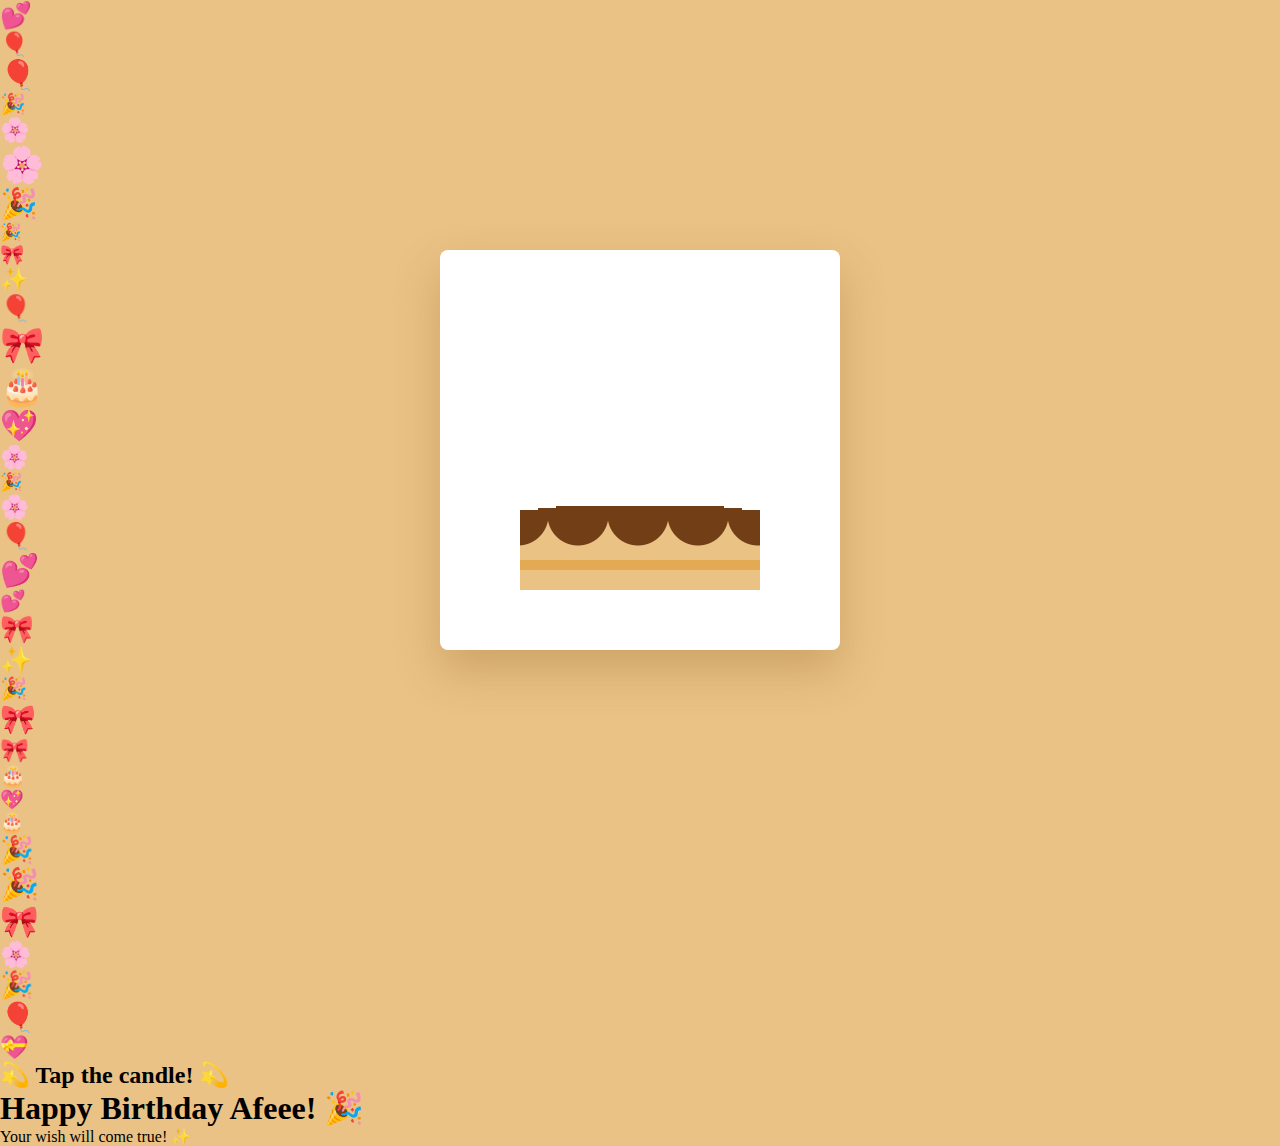
<file: cake.html>
<!DOCTYPE html>
<html lang="en">
  <head>
    <meta charset="UTF-8" />
    <link rel="stylesheet" href="cake.css" />
    <meta name="viewport" content="width=device-width, initial-scale=1.0" />
    <title>Afeee's Birthday Cake</title>
  </head>
  <body>
    <div class="floating-container" id="floatingStuff"></div>
    
    <div class="tap-message" id="tapMessage">
      <h2>💫 Tap the candle! 💫</h2>
    </div>
    
    <div class="birthday-message" id="birthdayMessage">
      <h1>Happy Birthday Afeee! 🎉</h1>
      <p>Your wish will come true! ✨</p>
    </div>

    <button id="memoriesBtn" onclick="goToMemories()" style="display: none;">
  🎞 Take a walk down memory lane
</button>
    
    <div class="container">
      <div class="cake">
        <div class="candle"></div>
        <div class="top-layer"></div>
        <div class="middle-layer"></div>
        <div class="bottom-layer"></div>
      </div>
    </div>

    <script>
      // Floating emojis - same as first page
      const container = document.getElementById("floatingStuff");
      const symbols = ['💖','✨','🌸','💝','💕','🎀','🎂','🎉','🎈'];
      
      for(let i = 0; i < 35; i++) {
        const el = document.createElement("div");
        el.className = "float-item";
        el.innerText = symbols[Math.floor(Math.random() * symbols.length)];
        el.style.left = `${Math.random() * 100}%`;
        el.style.animationDuration = `${4 + Math.random() * 4}s`;
        el.style.fontSize = `${16 + Math.random() * 20}px`;
        el.style.animationDelay = `${Math.random() * 5}s`;
        container.appendChild(el);
      }

      // Candle blow functionality
      let candleBlown = false;
      const tapMessage = document.getElementById('tapMessage');
      const birthdayMessage = document.getElementById('birthdayMessage');
      
      document.querySelector('.candle').addEventListener('click', function() {
        if (!candleBlown) {
          candleBlown = true;
          this.classList.add('blown');
          
          // Hide tap message immediately and smoothly
          tapMessage.classList.add('hidden');
          
          // Show birthday message after tap message fades
          setTimeout(() => {
  birthdayMessage.classList.add('show');
  document.getElementById('memoriesBtn').style.display = 'block';
}, 600);

          
          // Create confetti after flame goes out
          setTimeout(() => {
            createConfetti();
          }, 300);
        }
      });

      function createConfetti() {
        const confettiContainer = document.createElement('div');
        confettiContainer.className = 'confetti-container';
        document.body.appendChild(confettiContainer);

        // Create 150 confetti pieces with smoother animation
        for (let i = 0; i < 150; i++) {
          const confetti = document.createElement('div');
          confetti.className = 'confetti-piece';
          
          // Start confetti from random positions above the viewport
          confetti.style.left = Math.random() * 100 + 'vw';
          confetti.style.top = '-10px'; // Start just above viewport
          
          // Stagger the animation delays more smoothly
          confetti.style.animationDelay = (Math.random() * 3) + 's';
          confetti.style.animationDuration = (4 + Math.random() * 3) + 's';
          
          // Add smoother horizontal movement
          const randomX = (Math.random() - 0.5) * 150;
          const randomRotation = Math.random() * 360;
          confetti.style.setProperty('--random-x', randomX + 'px');
          confetti.style.setProperty('--random-rotation', randomRotation + 'deg');
          
          // Add transform for better performance
          confetti.style.transform = `translateZ(0) rotate(${randomRotation}deg)`;
          confetti.style.willChange = 'transform';
          
          confettiContainer.appendChild(confetti);
        }

        // Remove confetti after animation with smoother cleanup
        setTimeout(() => {
          if (document.body.contains(confettiContainer)) {
            confettiContainer.style.opacity = '0';
            confettiContainer.style.transition = 'opacity 0.5s ease-out';
            setTimeout(() => {
              if (document.body.contains(confettiContainer)) {
                document.body.removeChild(confettiContainer);
              }
            }, 500);
          }
        }, 8000);
      }
       function goToMemories() {
  window.location.href = 'memory-transition.html';
}
    </script>
  </body>
</html>
</file>
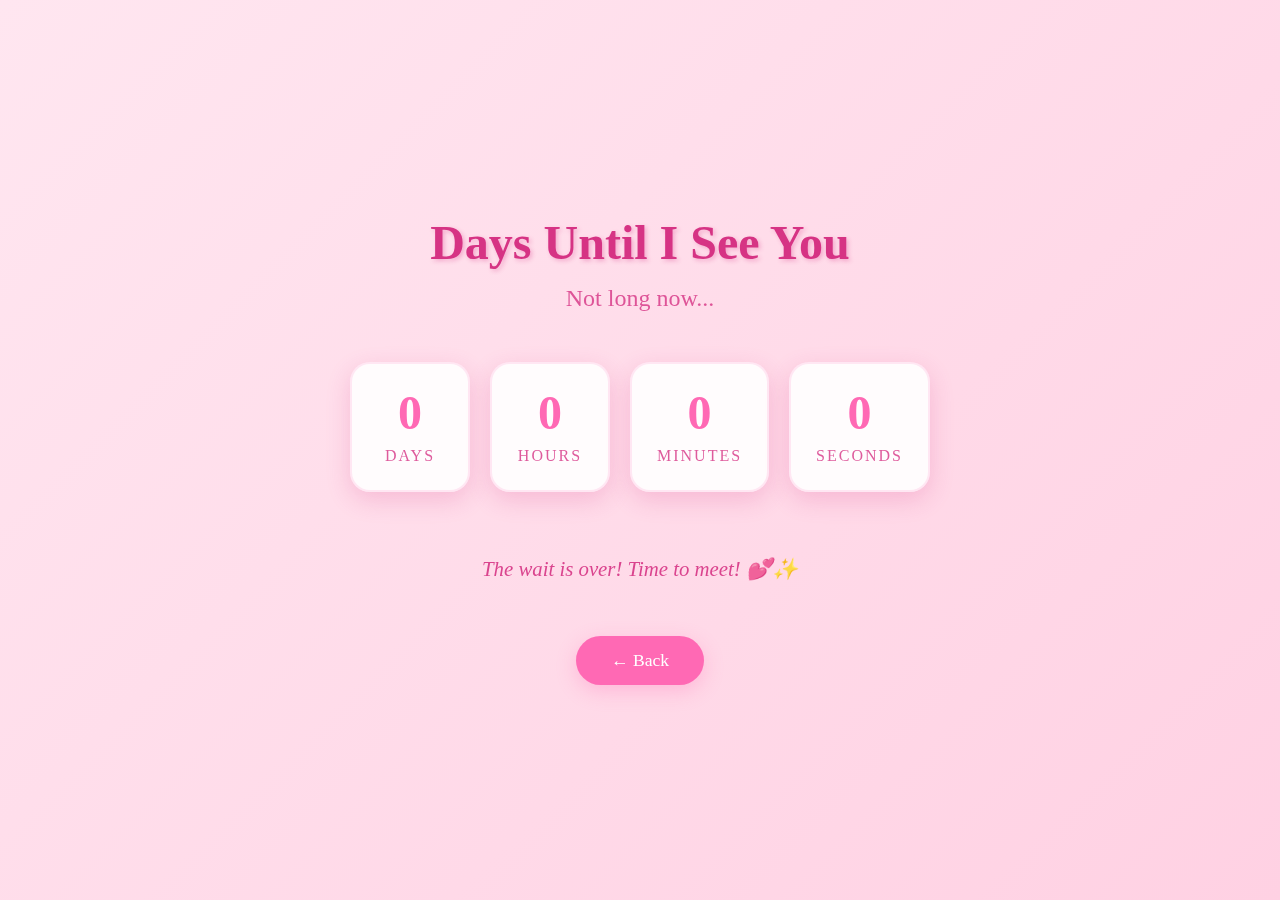
<file: countdown.html>
<!DOCTYPE html>
<html lang="en">
<head>
<!-- Google tag (gtag.js) -->
<script async src="https://www.googletagmanager.com/gtag/js?id=G-WSXBNGSFFF"></script>
<script>
  window.dataLayer = window.dataLayer || [];
  function gtag(){dataLayer.push(arguments);}
  gtag('js', new Date());

  gtag('config', 'G-WSXBNGSFFF');
</script>

    <meta charset="UTF-8">
    <meta name="viewport" content="width=device-width, initial-scale=1.0">
    <title>Days Until I See You</title>
    <style>
        /* ======================== RESET + BASE ======================== */
        *, *::before, *::after { 
            padding: 0; 
            margin: 0; 
            box-sizing: border-box; 
        }
        
        body {
            background: linear-gradient(135deg, #ffe6f0, #ffd1e3);
            font-family: 'Comic Sans MS', cursive;
            overflow: hidden;
            position: relative;
            height: 100vh;
            display: flex;
            flex-direction: column;
            justify-content: center;
            align-items: center;
            padding: 20px;
        }

        /* ======================== FLOATING HEARTS ======================== */
        .floating-container {
            position: fixed;
            top: 0; 
            left: 0;
            width: 100%; 
            height: 100%;
            pointer-events: none;
            overflow: hidden;
            z-index: 0;
        }
        
        .float-item {
            position: absolute;
            top: 100vh;
            animation: floatUp linear infinite;
            opacity: 0.6;
            user-select: none;
        }
        
        @keyframes floatUp {
            0% { 
                transform: translateY(0) scale(1) rotate(0deg); 
                opacity: 0; 
            }
            20% { opacity: 0.8; }
            80% { opacity: 0.8; }
            100% { 
                transform: translateY(-120vh) scale(1.3) rotate(360deg); 
                opacity: 0; 
            }
        }

        /* ======================== MAIN CONTENT ======================== */
        .container {
            position: relative;
            z-index: 2;
            text-align: center;
            max-width: 800px;
            width: 100%;
        }

        /* ======================== HEADER ======================== */
        .page-title {
            font-size: 3rem;
            color: #d63384;
            margin-bottom: 15px;
            text-shadow: 2px 2px 4px rgba(214, 51, 132, 0.3);
            animation: titlePulse 2s ease-in-out infinite;
        }

        @keyframes titlePulse {
            0%, 100% { transform: scale(1); }
            50% { transform: scale(1.05); }
        }

        .subtitle {
            font-size: 1.5rem;
            color: #d63384;
            opacity: 0.8;
            margin-bottom: 50px;
            animation: fadeIn 1s ease-out 0.5s backwards;
        }

        @keyframes fadeIn {
            from { opacity: 0; transform: translateY(20px); }
            to { opacity: 0.8; transform: translateY(0); }
        }

        /* ======================== COUNTDOWN TIMER ======================== */
        .countdown-container {
            display: flex;
            justify-content: center;
            gap: 20px;
            flex-wrap: wrap;
            margin-bottom: 60px;
        }

        .time-box {
            background: rgba(255, 255, 255, 0.9);
            border-radius: 20px;
            padding: 25px;
            min-width: 120px;
            box-shadow: 0 8px 25px rgba(214, 51, 132, 0.2);
            border: 2px solid rgba(255, 182, 217, 0.3);
            backdrop-filter: blur(10px);
            transition: all 0.3s ease;
            animation: boxFloat 3s ease-in-out infinite;
        }

        .time-box:nth-child(1) { animation-delay: 0s; }
        .time-box:nth-child(2) { animation-delay: 0.5s; }
        .time-box:nth-child(3) { animation-delay: 1s; }
        .time-box:nth-child(4) { animation-delay: 1.5s; }

        @keyframes boxFloat {
            0%, 100% { transform: translateY(0); }
            50% { transform: translateY(-10px); }
        }

        .time-box:hover {
            transform: translateY(-5px) scale(1.05);
            box-shadow: 0 12px 35px rgba(214, 51, 132, 0.3);
            border-color: #ff69b4;
        }

        .time-number {
            font-size: 3rem;
            font-weight: bold;
            color: #ff69b4;
            display: block;
            line-height: 1;
            margin-bottom: 10px;
            transition: all 0.3s ease;
        }

        .time-label {
            font-size: 1rem;
            color: #d63384;
            text-transform: uppercase;
            letter-spacing: 2px;
            opacity: 0.8;
        }

        /* ======================== MESSAGE ======================== */
        .love-message {
            font-size: 1.3rem;
            color: #d63384;
            margin-bottom: 50px;
            font-style: italic;
            opacity: 0.9;
            animation: fadeIn 1s ease-out 1.5s backwards;
            line-height: 1.6;
        }

        /* ======================== BACK BUTTON ======================== */
        .back-button {
            background: #ff69b4;
            color: white;
            border: none;
            padding: 14px 35px;
            font-size: 1.1rem;
            border-radius: 30px;
            cursor: pointer;
            font-family: 'Comic Sans MS', cursive;
            box-shadow: 0 6px 20px rgba(255, 105, 180, 0.3);
            transition: all 0.3s ease;
            position: relative;
            overflow: hidden;
        }

        .back-button::before {
            content: '';
            position: absolute;
            top: 50%;
            left: 50%;
            width: 0;
            height: 0;
            border-radius: 50%;
            background: rgba(255, 255, 255, 0.3);
            transform: translate(-50%, -50%);
            transition: width 0.6s, height 0.6s;
        }

        .back-button:hover::before {
            width: 300px;
            height: 300px;
        }

        .back-button:hover {
            transform: translateY(-2px);
            box-shadow: 0 8px 25px rgba(255, 105, 180, 0.4);
        }

        .back-button:active {
            transform: translateY(0);
        }

        /* ======================== SPARKLE EFFECTS ======================== */
        .sparkle {
            position: fixed;
            pointer-events: none;
            animation: sparkleAnim 2s linear;
            z-index: 100;
        }

        @keyframes sparkleAnim {
            0% {
                transform: translateY(0) rotate(0deg);
                opacity: 1;
            }
            100% {
                transform: translateY(-100px) rotate(720deg);
                opacity: 0;
            }
        }

        /* ======================== RESPONSIVE ======================== */
        @media screen and (max-width: 768px) {
            .page-title {
                font-size: 2.5rem;
            }

            .subtitle {
                font-size: 1.3rem;
            }

            .countdown-container {
                gap: 15px;
            }

            .time-box {
                min-width: 100px;
                padding: 20px;
            }

            .time-number {
                font-size: 2.5rem;
            }

            .time-label {
                font-size: 0.9rem;
            }

            .love-message {
                font-size: 1.1rem;
                padding: 0 20px;
            }
        }

        @media screen and (max-width: 480px) {
            .page-title {
                font-size: 2rem;
                margin-bottom: 10px;
            }

            .subtitle {
                font-size: 1.1rem;
                margin-bottom: 30px;
            }

            .countdown-container {
                gap: 10px;
                margin-bottom: 40px;
            }

            .time-box {
                min-width: 70px;
                padding: 15px 10px;
            }

            .time-number {
                font-size: 2rem;
                margin-bottom: 5px;
            }

            .time-label {
                font-size: 0.7rem;
                letter-spacing: 1px;
            }

            .love-message {
                font-size: 1rem;
                margin-bottom: 35px;
            }

            .back-button {
                padding: 12px 28px;
                font-size: 1rem;
            }
        }

        @media screen and (max-width: 360px) {
            .page-title {
                font-size: 1.8rem;
            }

            .time-box {
                min-width: 65px;
                padding: 12px 8px;
            }

            .time-number {
                font-size: 1.8rem;
            }

            .time-label {
                font-size: 0.65rem;
            }
        }
    </style>
</head>
<body>
    <div class="floating-container" id="floatingStuff"></div>
    
    <div class="container">
        <h1 class="page-title">Days Until I See You</h1>
        <p class="subtitle">Not long now...</p>
        
        <div class="countdown-container" id="countdown">
            <div class="time-box">
                <span class="time-number" id="days">0</span>
                <span class="time-label">Days</span>
            </div>
            <div class="time-box">
                <span class="time-number" id="hours">0</span>
                <span class="time-label">Hours</span>
            </div>
            <div class="time-box">
                <span class="time-number" id="minutes">0</span>
                <span class="time-label">Minutes</span>
            </div>
            <div class="time-box">
                <span class="time-number" id="seconds">0</span>
                <span class="time-label">Seconds</span>
            </div>
        </div>
        
        <p class="love-message">
            Every second brings me closer to holding you in my arms for the first time 💖
        </p>
        
        <button class="back-button" onclick="goBack()">← Back</button>
    </div>

    <script>
        // Initialize floating hearts
        function initFloatingHearts() {
            const container = document.getElementById("floatingStuff");
            const hearts = ['💖', '💗', '🩷', '💕'];
            
            for(let i = 0; i < 30; i++) {
                const el = document.createElement("div");
                el.className = "float-item";
                el.innerText = hearts[Math.floor(Math.random() * hearts.length)];
                el.style.left = `${Math.random() * 100}%`;
                el.style.animationDuration = `${6 + Math.random() * 4}s`;
                el.style.fontSize = `${20 + Math.random() * 25}px`;
                el.style.animationDelay = `${Math.random() * 5}s`;
                container.appendChild(el);
            }
        }

        // Countdown timer
        function updateCountdown() {
            const meetingDate = new Date('August 21, 2025 00:00:00').getTime();
            const now = new Date().getTime();
            const distance = meetingDate - now;

            if (distance < 0) {
                document.getElementById('days').textContent = '0';
                document.getElementById('hours').textContent = '0';
                document.getElementById('minutes').textContent = '0';
                document.getElementById('seconds').textContent = '0';
                document.querySelector('.love-message').textContent = "The wait is over! Time to meet! 💕✨";
                return;
            }

            const days = Math.floor(distance / (1000 * 60 * 60 * 24));
            const hours = Math.floor((distance % (1000 * 60 * 60 * 24)) / (1000 * 60 * 60));
            const minutes = Math.floor((distance % (1000 * 60 * 60)) / (1000 * 60));
            const seconds = Math.floor((distance % (1000 * 60)) / 1000);

            // Update with smooth transitions
            updateNumber('days', days);
            updateNumber('hours', hours);
            updateNumber('minutes', minutes);
            updateNumber('seconds', seconds);
        }

        // Smooth number update
        function updateNumber(id, value) {
            const element = document.getElementById(id);
            const currentValue = parseInt(element.textContent);
            
            if (currentValue !== value) {
                element.style.transform = 'scale(1.2)';
                element.style.color = '#d63384';
                element.textContent = value;
                
                setTimeout(() => {
                    element.style.transform = 'scale(1)';
                    element.style.color = '#ff69b4';
                }, 300);
                
                // Create sparkle effect on change
                if (Math.random() > 0.7) {
                    createSparkle(element);
                }
            }
        }

        // Create sparkle effect
        function createSparkle(element) {
            const rect = element.getBoundingClientRect();
            const sparkle = document.createElement('div');
            sparkle.className = 'sparkle';
            sparkle.innerHTML = '✨';
            sparkle.style.left = rect.left + rect.width / 2 + 'px';
            sparkle.style.top = rect.top + 'px';
            sparkle.style.fontSize = '20px';
            document.body.appendChild(sparkle);
            
            setTimeout(() => sparkle.remove(), 2000);
        }

        // Back button function
        function goBack() {
            window.history.back();
        }

        // Initialize everything
        document.addEventListener('DOMContentLoaded', function() {
            initFloatingHearts();
            updateCountdown();
            setInterval(updateCountdown, 1000);
            
            // Add click sparkles to time boxes
            document.querySelectorAll('.time-box').forEach(box => {
                box.addEventListener('click', function() {
                    createSparkle(this.querySelector('.time-number'));
                });
            });
        });

        // Create random sparkles occasionally
        setInterval(() => {
            if (Math.random() > 0.8) {
                const boxes = document.querySelectorAll('.time-number');
                const randomBox = boxes[Math.floor(Math.random() * boxes.length)];
                createSparkle(randomBox);
            }
        }, 3000);
    </script>
</body>
</html>
</file>
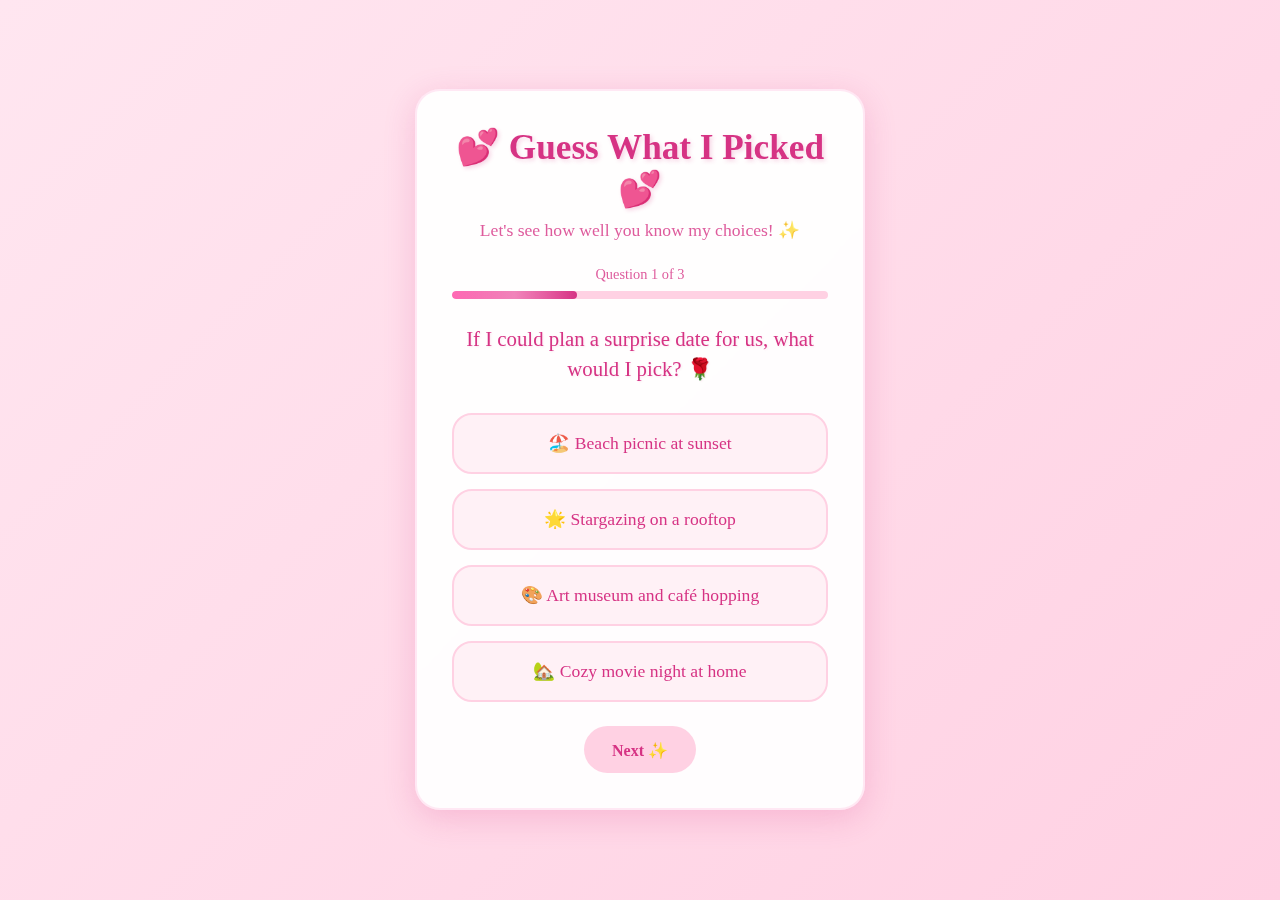
<file: guess.html>
<!DOCTYPE html>
<html lang="en">
<head>
<!-- Google tag (gtag.js) -->
<script async src="https://www.googletagmanager.com/gtag/js?id=G-WSXBNGSFFF"></script>
<script>
  window.dataLayer = window.dataLayer || [];
  function gtag(){dataLayer.push(arguments);}
  gtag('js', new Date());

  gtag('config', 'G-WSXBNGSFFF');
</script>

    <meta charset="UTF-8">
    <meta name="viewport" content="width=device-width, initial-scale=1.0">
    <title>Guess What I Picked - Afeee's Birthday</title>
    <style>
        /* ======================== RESET + BASE ======================== */
        *, *::before, *::after { 
            padding: 0; 
            margin: 0; 
            box-sizing: border-box; 
        }
        
        body {
            background: linear-gradient(135deg, #ffe6f0, #ffd1e3);
            font-family: 'Comic Sans MS', cursive;
            overflow-x: hidden;
            position: relative;
            min-height: 100vh;
            display: flex;
            justify-content: center;
            align-items: center;
            padding: 20px;
        }

        /* ======================== FLOATING EMOJIS ======================== */
        .floating-container {
            position: fixed;
            top: 0; 
            left: 0;
            width: 100%; 
            height: 100%;
            pointer-events: none;
            overflow: hidden;
            z-index: 0;
        }
        
        .float-item {
            position: absolute;
            top: 100vh;
            animation: floatUp linear infinite;
            opacity: 0.7;
            user-select: none;
        }
        
        @keyframes floatUp {
            0% { transform: translateY(0) scale(1); opacity: 0; }
            30% { opacity: 1; }
            100% { transform: translateY(-120vh) scale(1.2); opacity: 0; }
        }

        /* ======================== GAME CONTAINER ======================== */
        .game-container {
            background: rgba(255, 255, 255, 0.95);
            border-radius: 25px;
            padding: 35px;
            max-width: 450px;
            width: 100%;
            box-shadow: 0 8px 32px rgba(214, 51, 132, 0.2);
            backdrop-filter: blur(15px);
            border: 2px solid rgba(255, 182, 217, 0.3);
            z-index: 10;
            position: relative;
            text-align: center;
            animation: gameIn 0.6s ease-out;
        }

        @keyframes gameIn {
            from { 
                opacity: 0; 
                transform: translateY(30px) scale(0.95); 
            }
            to { 
                opacity: 1; 
                transform: translateY(0) scale(1); 
            }
        }

        /* ======================== HEADER ======================== */
        .game-title {
            font-size: 2.2rem;
            color: #d63384;
            margin-bottom: 10px;
            text-shadow: 2px 2px 4px rgba(214, 51, 132, 0.2);
            animation: titleGlow 3s ease-in-out infinite alternate;
        }

        .game-subtitle {
            font-size: 1.1rem;
            color: #d63384;
            opacity: 0.8;
            margin-bottom: 25px;
            animation: fadeIn 1s ease-out 0.5s backwards;
        }

        @keyframes titleGlow {
            0% { text-shadow: 2px 2px 4px rgba(214, 51, 132, 0.2); }
            100% { text-shadow: 2px 2px 8px rgba(214, 51, 132, 0.4); }
        }

        @keyframes fadeIn {
            from { opacity: 0; transform: translateY(20px); }
            to { opacity: 0.8; transform: translateY(0); }
        }

        /* ======================== PROGRESS BAR ======================== */
        .progress-container {
            margin-bottom: 25px;
        }

        .progress-text {
            font-size: 0.9rem;
            color: #d63384;
            margin-bottom: 8px;
            opacity: 0.8;
        }

        .progress-bar {
            background: #ffd1e3;
            height: 8px;
            border-radius: 10px;
            overflow: hidden;
            position: relative;
        }

        .progress-fill {
            background: linear-gradient(90deg, #ff69b4, #d63384);
            height: 100%;
            border-radius: 10px;
            width: 33.33%;
            transition: width 0.6s ease;
            position: relative;
        }

        .progress-fill::after {
            content: '';
            position: absolute;
            top: 0;
            left: 0;
            right: 0;
            bottom: 0;
            background: linear-gradient(90deg, transparent, rgba(255, 255, 255, 0.3), transparent);
            animation: shimmer 2s infinite;
        }

        @keyframes shimmer {
            0% { transform: translateX(-100%); }
            100% { transform: translateX(100%); }
        }

        /* ======================== QUESTION SECTION ======================== */
        .question-container {
            margin-bottom: 30px;
            animation: questionSlide 0.5s ease-out;
        }

        @keyframes questionSlide {
            from { opacity: 0; transform: translateX(30px); }
            to { opacity: 1; transform: translateX(0); }
        }

        .question-text {
            font-size: 1.3rem;
            color: #d63384;
            margin-bottom: 25px;
            line-height: 1.4;
            text-shadow: 1px 1px 2px rgba(214, 51, 132, 0.1);
        }

        /* ======================== OPTIONS ======================== */
        .options-container {
            display: flex;
            flex-direction: column;
            gap: 15px;
            margin-bottom: 25px;
        }

        .option-btn {
            background: rgba(255, 240, 245, 0.9);
            border: 2px solid #ffd1e3;
            border-radius: 20px;
            padding: 18px 20px;
            font-size: 1.1rem;
            color: #d63384;
            cursor: pointer;
            transition: all 0.3s ease;
            position: relative;
            overflow: hidden;
            font-family: 'Comic Sans MS', cursive;
            text-align: center;
            backdrop-filter: blur(5px);
        }

        .option-btn::before {
            content: '';
            position: absolute;
            top: 0;
            left: -100%;
            width: 100%;
            height: 100%;
            background: linear-gradient(90deg, transparent, rgba(255, 105, 180, 0.2), transparent);
            transition: left 0.5s ease;
        }

        .option-btn:hover::before {
            left: 100%;
        }

        .option-btn:hover {
            background: #ffe6f0;
            border-color: #ff69b4;
            transform: translateY(-3px);
            box-shadow: 0 6px 20px rgba(255, 105, 180, 0.3);
        }

        .option-btn:active {
            transform: translateY(-1px);
        }

        .option-btn.selected {
            background: #ff69b4;
            color: white;
            border-color: #d63384;
            box-shadow: 0 6px 20px rgba(255, 105, 180, 0.4);
        }

        .option-btn:disabled {
            cursor: not-allowed;
            opacity: 0.6;
        }

        /* ======================== FEEDBACK SECTION ======================== */
        .feedback-container {
            margin: 25px 0;
            padding: 20px;
            border-radius: 20px;
            opacity: 0;
            transform: translateY(20px);
            transition: all 0.5s ease;
            display: none;
        }

        .feedback-container.show {
            opacity: 1;
            transform: translateY(0);
            display: block;
        }

        .feedback-container.correct {
            background: rgba(76, 175, 80, 0.1);
            border: 2px solid rgba(76, 175, 80, 0.3);
        }

        .feedback-container.wrong {
            background: rgba(255, 152, 0, 0.1);
            border: 2px solid rgba(255, 152, 0, 0.3);
        }

        .feedback-emoji {
            font-size: 2.5rem;
            margin-bottom: 10px;
            animation: feedbackBounce 0.6s ease-out;
        }

        @keyframes feedbackBounce {
            0% { transform: scale(0); }
            50% { transform: scale(1.2); }
            100% { transform: scale(1); }
        }

        .feedback-text {
            font-size: 1.1rem;
            color: #d63384;
            line-height: 1.4;
        }

        /* ======================== BUTTONS ======================== */
        .btn {
            background: #ff69b4;
            color: white;
            border: none;
            border-radius: 25px;
            padding: 14px 28px;
            font-size: 1rem;
            font-family: 'Comic Sans MS', cursive;
            cursor: pointer;
            transition: all 0.3s ease;
            box-shadow: 0 4px 15px rgba(255, 105, 180, 0.3);
            font-weight: bold;
            position: relative;
            overflow: hidden;
        }

        .btn::before {
            content: '';
            position: absolute;
            top: 50%;
            left: 50%;
            width: 0;
            height: 0;
            border-radius: 50%;
            background: rgba(255, 255, 255, 0.3);
            transform: translate(-50%, -50%);
            transition: width 0.6s, height 0.6s;
        }

        .btn:hover::before {
            width: 300px;
            height: 300px;
        }

        .btn:hover {
            background: #d63384;
            transform: translateY(-2px);
            box-shadow: 0 6px 20px rgba(214, 51, 132, 0.4);
        }

        .btn:active {
            transform: translateY(0);
        }

        .btn:disabled {
            background: #ffd1e3;
            color: #d63384;
            cursor: not-allowed;
            transform: none;
            box-shadow: none;
        }

        .btn:disabled::before {
            display: none;
        }

        .btn-secondary {
            background: #ffd1e3;
            color: #d63384;
            margin-left: 10px;
        }

        .btn-secondary:hover {
            background: #ffb6d9;
            color: #d63384;
        }

        .buttons-container {
            display: flex;
            justify-content: center;
            gap: 15px;
            flex-wrap: wrap;
        }

        /* ======================== RESULTS SECTION ======================== */
        .results-container {
            display: none;
            animation: resultsIn 0.8s ease-out;
        }

        .results-container.show {
            display: block;
        }

        @keyframes resultsIn {
            from { 
                opacity: 0; 
                transform: translateY(30px) scale(0.9); 
            }
            to { 
                opacity: 1; 
                transform: translateY(0) scale(1); 
            }
        }

        .results-emoji {
            font-size: 4rem;
            margin-bottom: 20px;
            animation: resultsEmojiBounce 1s ease-out;
        }

        @keyframes resultsEmojiBounce {
            0% { transform: scale(0) rotate(0deg); }
            50% { transform: scale(1.2) rotate(180deg); }
            100% { transform: scale(1) rotate(360deg); }
        }

        .results-title {
            font-size: 1.8rem;
            color: #d63384;
            margin-bottom: 15px;
            text-shadow: 1px 1px 3px rgba(214, 51, 132, 0.2);
        }

        .results-message {
            font-size: 1.2rem;
            color: #d63384;
            margin-bottom: 30px;
            line-height: 1.5;
            opacity: 0.9;
        }

        /* ======================== RESPONSIVE ======================== */
        @media screen and (max-width: 480px) {
            .game-container {
                padding: 25px 20px;
                margin: 10px;
            }
            
            .game-title {
                font-size: 1.8rem;
            }
            
            .game-subtitle {
                font-size: 1rem;
            }
            
            .question-text {
                font-size: 1.2rem;
            }
            
            .option-btn {
                padding: 15px 18px;
                font-size: 1rem;
            }
            
            .feedback-text {
                font-size: 1rem;
            }
            
            .btn {
                padding: 12px 24px;
                font-size: 0.9rem;
            }
            
            .buttons-container {
                flex-direction: column;
                align-items: center;
            }
            
            .btn-secondary {
                margin-left: 0;
                margin-top: 10px;
            }
        }

        @media screen and (max-width: 360px) {
            .game-container {
                padding: 20px 15px;
            }
            
            .game-title {
                font-size: 1.6rem;
            }
            
            .option-btn {
                padding: 12px 15px;
                font-size: 0.95rem;
            }
        }

        /* ======================== SPARKLE EFFECTS ======================== */
        .sparkle {
            position: absolute;
            pointer-events: none;
            font-size: 14px;
            color: #ff69b4;
            animation: sparkleFloat 1.5s ease-out forwards;
            z-index: 1001;
        }

        @keyframes sparkleFloat {
            0% { 
                transform: translateY(0) scale(0) rotate(0deg); 
                opacity: 1; 
            }
            100% { 
                transform: translateY(-50px) scale(1.5) rotate(360deg); 
                opacity: 0; 
            }
        }
    </style>
</head>
<body>
    <div class="floating-container" id="floatingStuff"></div>
    
    <div class="game-container">
        <!-- Header -->
        <div class="game-header">
            <h1 class="game-title">💕 Guess What I Picked 💕</h1>
            <p class="game-subtitle">Let's see how well you know my choices! ✨</p>
        </div>

        <!-- Progress Bar -->
        <div class="progress-container">
            <div class="progress-text" id="progressText">Question 1 of 3</div>
            <div class="progress-bar">
                <div class="progress-fill" id="progressFill"></div>
            </div>
        </div>

        <!-- Question Section -->
        <div id="questionSection">
            <div class="question-container">
                <div class="question-text" id="questionText"></div>
            </div>

            <div class="options-container" id="optionsContainer"></div>

            <div class="feedback-container" id="feedbackContainer">
                <div class="feedback-emoji" id="feedbackEmoji"></div>
                <div class="feedback-text" id="feedbackText"></div>
            </div>

            <div class="buttons-container">
                <button class="btn" id="nextBtn" onclick="nextQuestion()" disabled>Next ✨</button>
            </div>
        </div>

        <!-- Results Section -->
        <div class="results-container" id="resultsSection">
            <div class="results-emoji">🎉</div>
            <h2 class="results-title">You completed the game!</h2>
            <p class="results-message">You know me better than anyone 💖<br>Every guess showed how much you care about understanding me! 🥰</p>
            <div class="buttons-container">
                <button class="btn" onclick="restartGame()">🔄 Play Again</button>
                <button class="btn btn-secondary" onclick="goToHerPage()">💖 Continue to Your Special Page</button>
            </div>
        </div>
    </div>

    <script>
        // Initialize floating background emojis
        function initFloatingStuff() {
            const container = document.getElementById("floatingStuff");
            const symbols = ['💖','✨','🌸','💝','💕','🎀','💫','🦋'];
            
            for(let i = 0; i < 35; i++) {
                const el = document.createElement("div");
                el.className = "float-item";
                el.innerText = symbols[Math.floor(Math.random() * symbols.length)];
                el.style.left = `${Math.random() * 100}%`;
                el.style.animationDuration = `${4 + Math.random() * 4}s`;
                el.style.fontSize = `${16 + Math.random() * 20}px`;
                el.style.animationDelay = `${Math.random() * 5}s`;
                container.appendChild(el);
            }
        }

        // Game questions data
        const questions = [
            {
                question: "If I could plan a surprise date for us, what would I pick? 🌹",
                options: [
                    "🏖️ Beach picnic at sunset",
                    "🌟 Stargazing on a rooftop",
                    "🎨 Art museum and café hopping",
                    "🏡 Cozy movie night at home"
                ],
                correct: 1,
                correctMessage: "Yes! You really know me 🥰 Stargazing with you sounds perfect!",
                wrongMessage: "Hehe I picked stargazing... but I love your choice too 💕"
            },
            {
                question: "What's my ideal way to spend a rainy afternoon? ☔",
                options: [
                    "📚 Reading together under blankets",
                    "🍳 Cooking something delicious",
                    "🎮 Playing games and being silly",
                    "💤 Taking a cozy nap together"
                ],
                correct: 0,
                correctMessage: "Exactly! Reading with you sounds so peaceful 📖💕",
                wrongMessage: "I picked reading under blankets... but your idea is adorable too! 🥰"
            },
            {
                question: "If I could give you any gift right now, what would I choose? 🎁",
                options: [
                    "💍 A piece of jewelry",
                    "✍️ A handwritten love letter",
                    "🌺 A bouquet of your favorite flowers",
                    "🧸 A cute stuffed animal"
                ],
                correct: 1,
                correctMessage: "Perfect! A love letter from my heart to yours 💌✨",
                wrongMessage: "I picked a handwritten love letter... though everything sounds sweet! 💕"
            }
        ];

        let currentQuestion = 0;
        let selectedAnswer = null;
        let gameFinished = false;

        // Initialize game
        function initGame() {
            currentQuestion = 0;
            selectedAnswer = null;
            gameFinished = false;
            
            document.getElementById('questionSection').style.display = 'block';
            document.getElementById('resultsSection').classList.remove('show');
            document.getElementById('feedbackContainer').classList.remove('show');
            
            showQuestion();
        }

        // Display current question
        function showQuestion() {
            const question = questions[currentQuestion];
            
            // Update progress
            const progress = ((currentQuestion + 1) / questions.length) * 100;
            document.getElementById('progressFill').style.width = progress + '%';
            document.getElementById('progressText').textContent = `Question ${currentQuestion + 1} of ${questions.length}`;
            
            // Update question text
            document.getElementById('questionText').textContent = question.question;
            
            // Update options
            const optionsContainer = document.getElementById('optionsContainer');
            optionsContainer.innerHTML = '';
            
            question.options.forEach((option, index) => {
                const optionBtn = document.createElement('button');
                optionBtn.className = 'option-btn';
                optionBtn.textContent = option;
                optionBtn.onclick = () => selectAnswer(index, optionBtn);
                optionsContainer.appendChild(optionBtn);
            });
            
            // Reset state
            document.getElementById('nextBtn').disabled = true;
            document.getElementById('feedbackContainer').classList.remove('show');
            selectedAnswer = null;
        }

        // Handle answer selection
        function selectAnswer(answerIndex, optionElement) {
            if (selectedAnswer !== null) return; // Prevent multiple selections
            
            selectedAnswer = answerIndex;
            const question = questions[currentQuestion];
            
            // Disable all options
            document.querySelectorAll('.option-btn').forEach(btn => {
                btn.disabled = true;
            });
            
            // Highlight selected option
            optionElement.classList.add('selected');
            
            // Create sparkle effect
            createSparkle(optionElement);
            
            // Show feedback
            setTimeout(() => {
                showFeedback(answerIndex === question.correct);
            }, 300);
        }

        // Show feedback for answer
        function showFeedback(isCorrect) {
            const question = questions[currentQuestion];
            const feedbackContainer = document.getElementById('feedbackContainer');
            const feedbackEmoji = document.getElementById('feedbackEmoji');
            const feedbackText = document.getElementById('feedbackText');
            
            if (isCorrect) {
                feedbackContainer.className = 'feedback-container correct show';
                feedbackEmoji.textContent = '✅';
                feedbackText.textContent = question.correctMessage;
            } else {
                feedbackContainer.className = 'feedback-container wrong show';
                feedbackEmoji.textContent = '💕';
                feedbackText.textContent = question.wrongMessage;
            }
            
            // Enable next button
            document.getElementById('nextBtn').disabled = false;
        }

        // Move to next question
        function nextQuestion() {
            currentQuestion++;
            
            if (currentQuestion < questions.length) {
                // Animate out current question
                const questionContainer = document.querySelector('.question-container');
                questionContainer.style.animation = 'none';
                setTimeout(() => {
                    questionContainer.style.animation = 'questionSlide 0.5s ease-out';
                    showQuestion();
                }, 100);
            } else {
                // Show results
                showResults();
            }
        }

        // Show final results
        function showResults() {
            document.getElementById('questionSection').style.display = 'none';
            document.getElementById('resultsSection').classList.add('show');
            gameFinished = true;
            
            // Create celebration sparkles
            setTimeout(() => {
                createCelebrationSparkles();
            }, 500);
        }

        // Restart the game
        function restartGame() {
            initGame();
        }

        // Navigate to her special page
        function goToHerPage() {
            window.location.href = 'her.html';
        }

        // Create sparkle effect
        function createSparkle(element) {
            const rect = element.getBoundingClientRect();
            const centerX = rect.left + rect.width / 2;
            const centerY = rect.top + rect.height / 2;
            
            for (let i = 0; i < 5; i++) {
                setTimeout(() => {
                    const sparkle = document.createElement('div');
                    sparkle.className = 'sparkle';
                    sparkle.innerHTML = '✨';
                    sparkle.style.position = 'fixed';
                    sparkle.style.left = (centerX + (Math.random() - 0.5) * 60) + 'px';
                    sparkle.style.top = (centerY + (Math.random() - 0.5) * 60) + 'px';
                    document.body.appendChild(sparkle);
                    
                    setTimeout(() => {
                        if (document.body.contains(sparkle)) {
                            document.body.removeChild(sparkle);
                        }
                    }, 1500);
                }, i * 100);
            }
        }

        // Create celebration sparkles
        function createCelebrationSparkles() {
            for (let i = 0; i < 15; i++) {
                setTimeout(() => {
                    const sparkle = document.createElement('div');
                    sparkle.className = 'sparkle';
                    sparkle.innerHTML = ['✨', '💖', '🌟', '💕'][Math.floor(Math.random() * 4)];
                    sparkle.style.position = 'fixed';
                    sparkle.style.left = Math.random() * window.innerWidth + 'px';
                    sparkle.style.top = Math.random() * window.innerHeight + 'px';
                    sparkle.style.fontSize = (12 + Math.random() * 8) + 'px';
                    document.body.appendChild(sparkle);
                    
                    setTimeout(() => {
                        if (document.body.contains(sparkle)) {
                            document.body.removeChild(sparkle);
                        }
                    }, 1500);
                }, i * 200);
            }
        }

        // Initialize everything when page loads
        document.addEventListener('DOMContentLoaded', function() {
            initFloatingStuff();
            initGame();
        });
    </script>
</body>
</html>
</file>
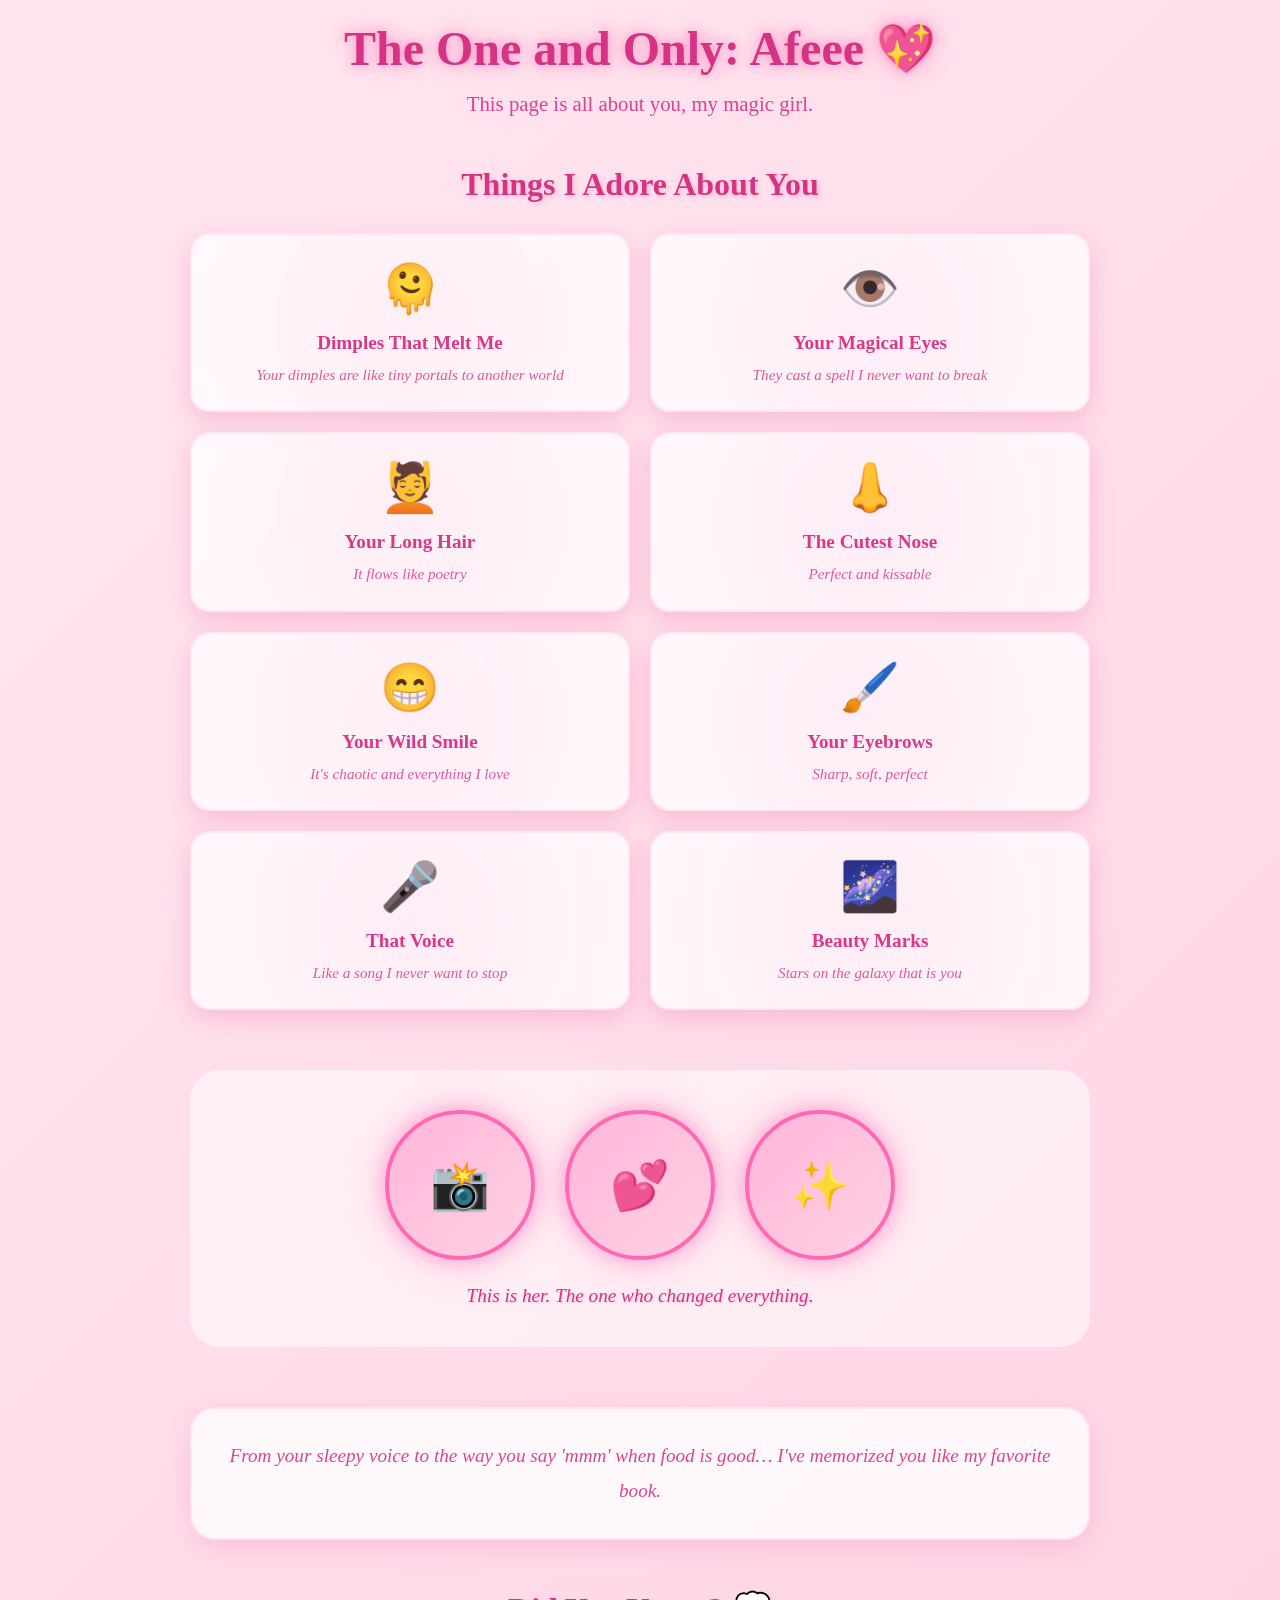
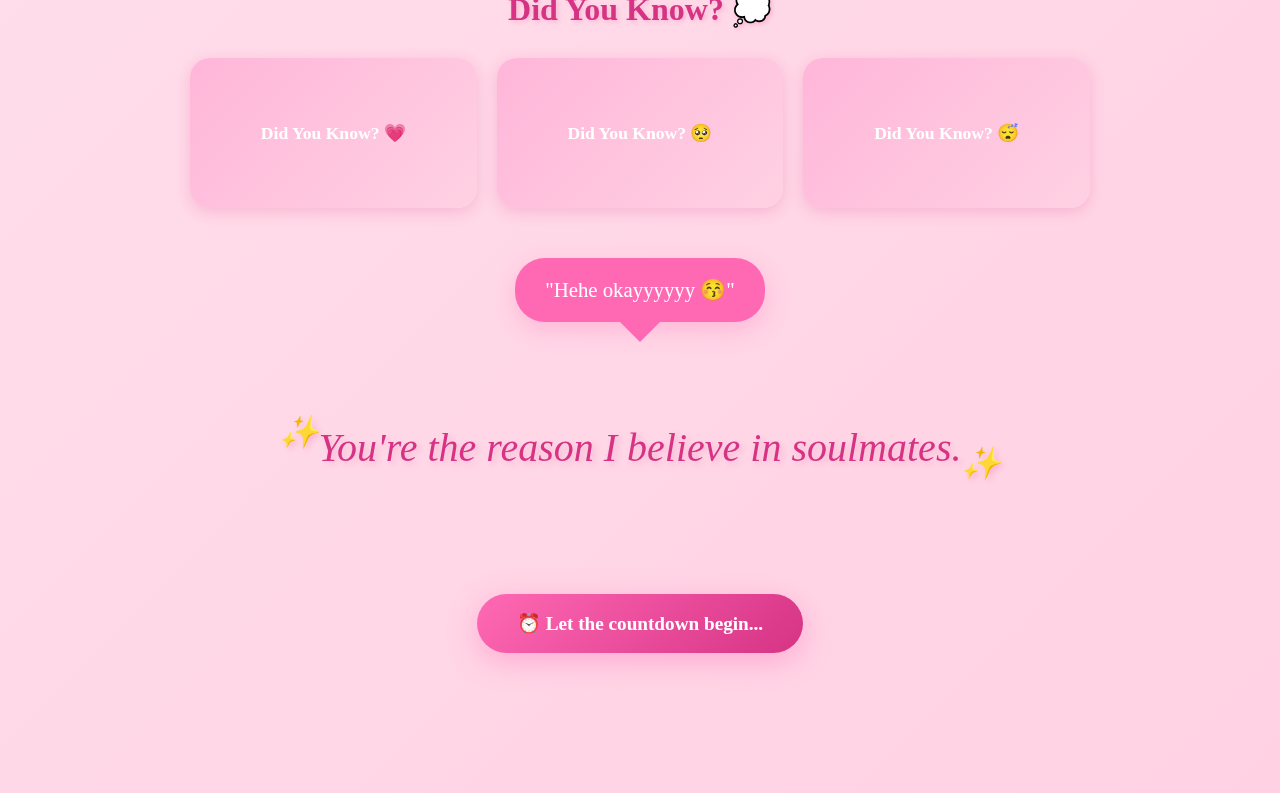
<file: her.html>
<!DOCTYPE html>
<html lang="en">
<head>
    <meta charset="UTF-8">
    <meta name="viewport" content="width=device-width, initial-scale=1.0">
    <title>The One and Only: Afeee 💖</title>
    <style>
        /* ======================== RESET + BASE ======================== */
        *, *::before, *::after { 
            padding: 0; 
            margin: 0; 
            box-sizing: border-box; 
        }
        
        body {
            background: linear-gradient(135deg, #ffe6f0, #ffd1e3);
            font-family: 'Comic Sans MS', cursive;
            overflow-x: hidden;
            position: relative;
            min-height: 100vh;
            padding: 20px 10px 100px 10px;
        }

        /* ======================== FLOATING EMOJIS ======================== */
        .floating-container {
            position: fixed;
            top: 0; 
            left: 0;
            width: 100%; 
            height: 100%;
            pointer-events: none;
            overflow: hidden;
            z-index: 0;
        }
        
        .float-item {
            position: absolute;
            top: 100vh;
            animation: floatUp linear infinite;
            opacity: 0.6;
            user-select: none;
        }
        
        @keyframes floatUp {
            0% { 
                transform: translateY(0) scale(1) rotate(0deg); 
                opacity: 0; 
            }
            20% { opacity: 0.8; }
            80% { opacity: 0.8; }
            100% { 
                transform: translateY(-120vh) scale(1.3) rotate(360deg); 
                opacity: 0; 
            }
        }

        /* ======================== CONTAINER ======================== */
        .container {
            max-width: 900px;
            margin: 0 auto;
            position: relative;
            z-index: 2;
        }

        /* ======================== HEADER ======================== */
        .header {
            text-align: center;
            margin-bottom: 50px;
            animation: fadeInDown 1s ease-out;
        }

        .glowing-title {
            font-size: 3rem;
            color: #d63384;
            text-shadow: 0 0 10px rgba(255, 105, 180, 0.5),
                         0 0 20px rgba(255, 105, 180, 0.3),
                         0 0 30px rgba(255, 105, 180, 0.2);
            margin-bottom: 15px;
            animation: glow 2s ease-in-out infinite alternate;
        }

        @keyframes glow {
            0% { text-shadow: 0 0 10px rgba(255, 105, 180, 0.5),
                              0 0 20px rgba(255, 105, 180, 0.3),
                              0 0 30px rgba(255, 105, 180, 0.2); }
            100% { text-shadow: 0 0 20px rgba(255, 105, 180, 0.8),
                                0 0 30px rgba(255, 105, 180, 0.6),
                                0 0 40px rgba(255, 105, 180, 0.4); }
        }

        .subtitle {
            font-size: 1.3rem;
            color: #d63384;
            opacity: 0.9;
            animation: fadeIn 1s ease-out 0.5s backwards;
        }

        @keyframes fadeInDown {
            from { opacity: 0; transform: translateY(-30px); }
            to { opacity: 1; transform: translateY(0); }
        }

        @keyframes fadeIn {
            from { opacity: 0; }
            to { opacity: 0.9; }
        }

        /* ======================== TRAIT CARDS ======================== */
        .traits-section {
            margin-bottom: 60px;
        }

        .section-title {
            text-align: center;
            font-size: 2rem;
            color: #d63384;
            margin-bottom: 30px;
            text-shadow: 2px 2px 4px rgba(214, 51, 132, 0.2);
        }

        .traits-grid {
            display: grid;
            grid-template-columns: repeat(2, 1fr);
            gap: 20px;
            margin-bottom: 40px;
        }

        .trait-card {
            background: rgba(255, 255, 255, 0.9);
            border-radius: 20px;
            padding: 25px;
            text-align: center;
            box-shadow: 0 8px 25px rgba(214, 51, 132, 0.2);
            border: 2px solid rgba(255, 182, 217, 0.3);
            backdrop-filter: blur(10px);
            transition: all 0.3s ease;
            cursor: pointer;
            position: relative;
            overflow: hidden;
        }

        .trait-card::before {
            content: '';
            position: absolute;
            top: -50%;
            left: -50%;
            width: 200%;
            height: 200%;
            background: radial-gradient(circle, rgba(255, 105, 180, 0.1) 0%, transparent 70%);
            animation: shimmer 3s infinite;
            pointer-events: none;
        }

        @keyframes shimmer {
            0% { transform: rotate(0deg); }
            100% { transform: rotate(360deg); }
        }

        .trait-card:hover {
            transform: translateY(-5px) scale(1.02);
            box-shadow: 0 12px 35px rgba(214, 51, 132, 0.3);
            border-color: #ff69b4;
        }

        .trait-emoji {
            font-size: 3rem;
            margin-bottom: 15px;
            display: block;
            animation: bounce 2s ease-in-out infinite;
        }

        .trait-card:nth-child(odd) .trait-emoji {
            animation-delay: 0.5s;
        }

        @keyframes bounce {
            0%, 100% { transform: translateY(0); }
            50% { transform: translateY(-10px); }
        }

        .trait-title {
            font-size: 1.2rem;
            color: #d63384;
            font-weight: bold;
            margin-bottom: 10px;
        }

        .trait-message {
            font-size: 0.95rem;
            color: #d63384;
            opacity: 0.8;
            font-style: italic;
            line-height: 1.4;
        }

        /* ======================== PHOTO SECTION ======================== */
        .photo-section {
            text-align: center;
            margin-bottom: 60px;
            padding: 40px 20px;
            background: rgba(255, 255, 255, 0.5);
            border-radius: 30px;
            backdrop-filter: blur(10px);
        }

        .photo-container {
            display: flex;
            justify-content: center;
            gap: 30px;
            margin-bottom: 25px;
            flex-wrap: wrap;
        }

        .photo-circle {
            width: 150px;
            height: 150px;
            border-radius: 50%;
            background: linear-gradient(135deg, #ffb6d9, #ffd1e3);
            border: 4px solid #ff69b4;
            box-shadow: 0 0 20px rgba(255, 105, 180, 0.5),
                        0 0 40px rgba(255, 105, 180, 0.3);
            display: flex;
            align-items: center;
            justify-content: center;
            font-size: 3rem;
            position: relative;
            overflow: hidden;
            animation: sparkle 3s ease-in-out infinite;
        }

        @keyframes sparkle {
            0%, 100% { box-shadow: 0 0 20px rgba(255, 105, 180, 0.5),
                                   0 0 40px rgba(255, 105, 180, 0.3); }
            50% { box-shadow: 0 0 30px rgba(255, 105, 180, 0.8),
                              0 0 60px rgba(255, 105, 180, 0.5); }
        }

        .photo-caption {
            font-size: 1.2rem;
            color: #d63384;
            font-style: italic;
            text-shadow: 1px 1px 2px rgba(214, 51, 132, 0.2);
        }

        /* ======================== PERSONAL PARAGRAPH ======================== */
        .personal-section {
            background: rgba(255, 255, 255, 0.8);
            border-radius: 25px;
            padding: 30px;
            margin-bottom: 50px;
            box-shadow: 0 8px 25px rgba(214, 51, 132, 0.15);
            border: 2px solid rgba(255, 182, 217, 0.3);
            text-align: center;
        }

        .personal-text {
            font-size: 1.2rem;
            color: #d63384;
            line-height: 1.8;
            font-style: italic;
            opacity: 0.9;
        }

        /* ======================== FUN FACTS CARDS ======================== */
        .fun-facts-section {
            margin-bottom: 50px;
        }

        .facts-grid {
            display: grid;
            grid-template-columns: repeat(auto-fit, minmax(250px, 1fr));
            gap: 20px;
            margin-top: 30px;
        }

        .fact-card {
            height: 150px;
            position: relative;
            cursor: pointer;
            perspective: 1000px;
        }

        .fact-card-inner {
            width: 100%;
            height: 100%;
            position: relative;
            transform-style: preserve-3d;
            transition: transform 0.6s;
        }

        .fact-card.flipped .fact-card-inner {
            transform: rotateY(180deg);
        }

        /* Keep hover for desktop users */
        @media (hover: hover) and (pointer: fine) {
            .fact-card:hover .fact-card-inner {
                transform: rotateY(180deg);
            }
        }

        .fact-front, .fact-back {
            width: 100%;
            height: 100%;
            position: absolute;
            backface-visibility: hidden;
            border-radius: 20px;
            display: flex;
            align-items: center;
            justify-content: center;
            padding: 20px;
            text-align: center;
            box-shadow: 0 4px 15px rgba(214, 51, 132, 0.2);
        }

        .fact-front {
            background: linear-gradient(135deg, #ffb6d9, #ffd1e3);
            color: white;
            font-size: 1.1rem;
            font-weight: bold;
        }

        .fact-back {
            background: white;
            color: #d63384;
            transform: rotateY(180deg);
            font-size: 0.95rem;
            line-height: 1.4;
        }

        /* ======================== VOICE BUBBLE ======================== */
        .voice-section {
            text-align: center;
            margin-bottom: 50px;
        }

        .speech-bubble {
            display: inline-block;
            background: #ff69b4;
            color: white;
            padding: 20px 30px;
            border-radius: 30px;
            position: relative;
            font-size: 1.3rem;
            box-shadow: 0 8px 25px rgba(255, 105, 180, 0.3);
            animation: float 3s ease-in-out infinite;
        }

        .speech-bubble::after {
            content: '';
            position: absolute;
            bottom: -20px;
            left: 50%;
            transform: translateX(-50%);
            width: 0;
            height: 0;
            border-left: 20px solid transparent;
            border-right: 20px solid transparent;
            border-top: 20px solid #ff69b4;
        }

        @keyframes float {
            0%, 100% { transform: translateY(0); }
            50% { transform: translateY(-10px); }
        }

        /* ======================== QUOTE BANNER ======================== */
        .quote-banner {
            text-align: center;
            margin: 60px 0;
            padding: 40px 20px;
            position: relative;
        }

        .quote-text {
            font-size: 2.5rem;
            color: #d63384;
            font-style: italic;
            text-shadow: 3px 3px 6px rgba(214, 51, 132, 0.2);
            font-family: 'Brush Script MT', cursive;
            line-height: 1.3;
            position: relative;
            display: inline-block;
        }

        .quote-text::before, .quote-text::after {
            content: '✨';
            position: absolute;
            font-size: 2rem;
            color: #ff69b4;
        }

        .quote-text::before {
            left: -40px;
            top: -10px;
        }

        .quote-text::after {
            right: -40px;
            bottom: -10px;
        }

        /* ======================== MAGIC BUTTON ======================== */
        .magic-button-container {
            text-align: center;
            margin: 80px 0 40px 0;
        }

        .magic-button {
            background: linear-gradient(135deg, #ff69b4, #d63384);
            color: white;
            border: none;
            padding: 18px 40px;
            font-size: 1.2rem;
            border-radius: 50px;
            cursor: pointer;
            font-family: 'Comic Sans MS', cursive;
            box-shadow: 0 8px 30px rgba(255, 105, 180, 0.4);
            transition: all 0.3s ease;
            position: relative;
            overflow: hidden;
            font-weight: bold;
        }

        .magic-button::before {
            content: '';
            position: absolute;
            top: 50%;
            left: 50%;
            width: 0;
            height: 0;
            border-radius: 50%;
            background: rgba(255, 255, 255, 0.3);
            transform: translate(-50%, -50%);
            transition: width 0.6s, height 0.6s;
        }

        .magic-button:hover::before {
            width: 300px;
            height: 300px;
        }

        .magic-button:hover {
            transform: translateY(-3px);
            box-shadow: 0 12px 40px rgba(255, 105, 180, 0.5);
        }

        /* ======================== RESPONSIVE ======================== */
        @media screen and (max-width: 768px) {
            .traits-grid {
                grid-template-columns: 1fr;
                gap: 15px;
            }

            .glowing-title {
                font-size: 2.2rem;
            }

            .quote-text {
                font-size: 1.8rem;
            }

            .quote-text::before, .quote-text::after {
                display: none;
            }
        }

        @media screen and (max-width: 480px) {
            body {
                padding: 15px 10px 80px 10px;
            }

            .glowing-title {
                font-size: 1.8rem;
            }

            .subtitle {
                font-size: 1.1rem;
            }

            .section-title {
                font-size: 1.6rem;
            }

            .trait-card {
                padding: 20px 15px;
            }

            .trait-emoji {
                font-size: 2.5rem;
            }

            .trait-title {
                font-size: 1.1rem;
            }

            .trait-message {
                font-size: 0.9rem;
            }

            .photo-circle {
                width: 120px;
                height: 120px;
                font-size: 2.5rem;
            }

            .personal-text {
                font-size: 1.1rem;
            }

            .speech-bubble {
                font-size: 1.1rem;
                padding: 15px 25px;
            }

            .quote-text {
                font-size: 1.5rem;
            }

            .magic-button {
                font-size: 1.1rem;
                padding: 15px 30px;
            }

            .facts-grid {
                grid-template-columns: 1fr;
            }
        }
    </style>
</head>
<body>
    <div class="floating-container" id="floatingStuff"></div>
    
    <div class="container">
        <!-- Header Section -->
        <header class="header">
            <h1 class="glowing-title">The One and Only: Afeee 💖</h1>
            <p class="subtitle">This page is all about you, my magic girl.</p>
        </header>

        <!-- Traits Section -->
        <section class="traits-section">
            <h2 class="section-title">Things I Adore About You</h2>
            <div class="traits-grid">
                <div class="trait-card">
                    <span class="trait-emoji">🫠</span>
                    <h3 class="trait-title">Dimples That Melt Me</h3>
                    <p class="trait-message">Your dimples are like tiny portals to another world</p>
                </div>
                
                <div class="trait-card">
                    <span class="trait-emoji">👁️</span>
                    <h3 class="trait-title">Your Magical Eyes</h3>
                    <p class="trait-message">They cast a spell I never want to break</p>
                </div>
                
                <div class="trait-card">
                    <span class="trait-emoji">💆</span>
                    <h3 class="trait-title">Your Long Hair</h3>
                    <p class="trait-message">It flows like poetry</p>
                </div>
                
                <div class="trait-card">
                    <span class="trait-emoji">👃</span>
                    <h3 class="trait-title">The Cutest Nose</h3>
                    <p class="trait-message">Perfect and kissable</p>
                </div>
                
                <div class="trait-card">
                    <span class="trait-emoji">😁</span>
                    <h3 class="trait-title">Your Wild Smile</h3>
                    <p class="trait-message">It's chaotic and everything I love</p>
                </div>
                
                <div class="trait-card">
                    <span class="trait-emoji">🖌️</span>
                    <h3 class="trait-title">Your Eyebrows</h3>
                    <p class="trait-message">Sharp, soft, perfect</p>
                </div>
                
                <div class="trait-card">
                    <span class="trait-emoji">🎤</span>
                    <h3 class="trait-title">That Voice</h3>
                    <p class="trait-message">Like a song I never want to stop</p>
                </div>
                
                <div class="trait-card">
                    <span class="trait-emoji">🌌</span>
                    <h3 class="trait-title">Beauty Marks</h3>
                    <p class="trait-message">Stars on the galaxy that is you</p>
                </div>
            </div>
        </section>

        <!-- Photo Section -->
        <section class="photo-section">
            <div class="photo-container">
                <div class="photo-circle">📸</div>
                <div class="photo-circle">💕</div>
                <div class="photo-circle">✨</div>
            </div>
            <p class="photo-caption">This is her. The one who changed everything.</p>
        </section>

        <!-- Personal Paragraph -->
        <section class="personal-section">
            <p class="personal-text">
                From your sleepy voice to the way you say 'mmm' when food is good… I've memorized you like my favorite book.
            </p>
        </section>

        <!-- Fun Facts Section -->
        <section class="fun-facts-section">
            <h2 class="section-title">Did You Know? 💭</h2>
            <div class="facts-grid">
                <div class="fact-card">
                    <div class="fact-card-inner">
                        <div class="fact-front">
                            Did You Know? 💗
                        </div>
                        <div class="fact-back">
                            You make my heart race when you say my name 💗
                        </div>
                    </div>
                </div>
                
                <div class="fact-card">
                    <div class="fact-card-inner">
                        <div class="fact-front">
                            Did You Know? 🥺
                        </div>
                        <div class="fact-back">
                            You once made me smile when I was crying
                        </div>
                    </div>
                </div>
                
                <div class="fact-card">
                    <div class="fact-card-inner">
                        <div class="fact-front">
                            Did You Know? 😴
                        </div>
                        <div class="fact-back">
                            You sleep so cutely, I could stare forever
                        </div>
                    </div>
                </div>
            </div>
        </section>

        <!-- Voice Section -->
        <section class="voice-section">
            <div class="speech-bubble">
                "Hehe okayyyyyy 😚"
            </div>
        </section>

        <!-- Quote Banner -->
        <section class="quote-banner">
            <p class="quote-text">You're the reason I believe in soulmates.</p>
        </section>

                <!-- Magic Button -->
        <div class="magic-button-container">
            <button class="magic-button" onclick="goToCountdown()">
                ⏰ Let the countdown begin...
            </button>
        </div>
    </div>

    <script>
        // Initialize floating background
        function initFloatingStuff() {
            const container = document.getElementById("floatingStuff");
            const symbols = ['💫', '💗', '🦋', '✨'];
            
            for(let i = 0; i < 35; i++) {
                const el = document.createElement("div");
                el.className = "float-item";
                el.innerText = symbols[Math.floor(Math.random() * symbols.length)];
                el.style.left = `${Math.random() * 100}%`;
                el.style.animationDuration = `${5 + Math.random() * 5}s`;
                el.style.fontSize = `${20 + Math.random() * 25}px`;
                el.style.animationDelay = `${Math.random() * 5}s`;
                container.appendChild(el);
            }
        }

        // Create sparkle effect on trait cards
        function createSparkle(e) {
            const sparkle = document.createElement('div');
            sparkle.style.position = 'absolute';
            sparkle.style.pointerEvents = 'none';
            sparkle.innerHTML = '✨';
            sparkle.style.fontSize = '20px';
            sparkle.style.left = e.clientX + 'px';
            sparkle.style.top = e.clientY + 'px';
            sparkle.style.animation = 'sparkleFloat 1s ease-out forwards';
            document.body.appendChild(sparkle);
            
            setTimeout(() => sparkle.remove(), 1000);
        }

        // Add sparkle animation
        const style = document.createElement('style');
        style.textContent = `
            @keyframes sparkleFloat {
                0% { transform: translate(-50%, -50%) scale(0); opacity: 1; }
                100% { transform: translate(-50%, -150%) scale(1.5); opacity: 0; }
            }
        `;
        document.head.appendChild(style);

        // Navigate to dream date page
        function goToDreamDate() {
            window.location.href = 'dream-date.html';
        }

        // Initialize when page loads
        document.addEventListener('DOMContentLoaded', function() {
            initFloatingStuff();
            
            // Add sparkle effect to trait cards
            document.querySelectorAll('.trait-card').forEach(card => {
                card.addEventListener('click', createSparkle);
            });
            
            // Add click functionality to fact cards for mobile
            document.querySelectorAll('.fact-card').forEach(card => {
                card.addEventListener('click', function(e) {
                    e.preventDefault();
                    this.classList.toggle('flipped');
                });
            });
        });
    </script>
</body>
</html>
</file>
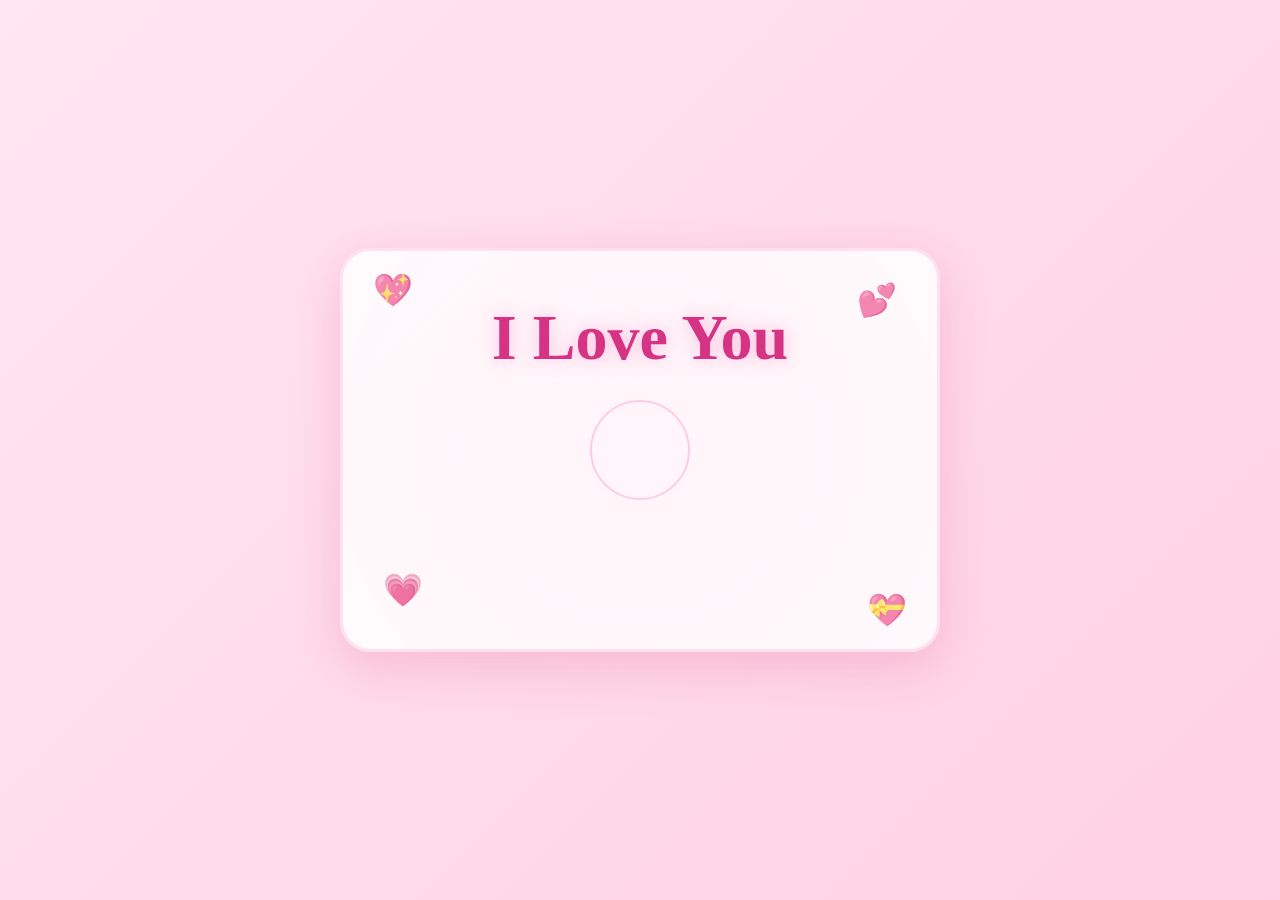
<file: love-you.html>
<!DOCTYPE html>
<html lang="en">
<head>
<!-- Google tag (gtag.js) -->
<script async src="https://www.googletagmanager.com/gtag/js?id=G-WSXBNGSFFF"></script>
<script>
  window.dataLayer = window.dataLayer || [];
  function gtag(){dataLayer.push(arguments);}
  gtag('js', new Date());

  gtag('config', 'G-WSXBNGSFFF');
</script>
    <meta charset="UTF-8">
    <meta name="viewport" content="width=device-width, initial-scale=1.0">
    <title>I Love You - Afeee</title>
    <style>
        /* ======================== RESET + BASE ======================== */
        *, *::before, *::after { 
            padding: 0; 
            margin: 0; 
            box-sizing: border-box; 
        }
        
        body {
            background: linear-gradient(135deg, #ffe6f0, #ffd1e3);
            font-family: 'Comic Sans MS', cursive;
            overflow: hidden;
            position: relative;
            height: 100vh;
            display: flex;
            justify-content: center;
            align-items: center;
            padding: 20px;
        }

        /* ======================== FLOATING HEARTS ======================== */
        .floating-container {
            position: fixed;
            top: 0; 
            left: 0;
            width: 100%; 
            height: 100%;
            pointer-events: none;
            overflow: hidden;
            z-index: 0;
        }
        
        .float-item {
            position: absolute;
            top: 100vh;
            animation: floatUp linear infinite;
            opacity: 0.6;
            user-select: none;
        }
        
        @keyframes floatUp {
            0% { 
                transform: translateY(0) scale(1) rotate(0deg); 
                opacity: 0; 
            }
            20% { opacity: 0.8; }
            80% { opacity: 0.8; }
            100% { 
                transform: translateY(-120vh) scale(1.4) rotate(360deg); 
                opacity: 0; 
            }
        }

        /* ======================== MAIN CONTENT ======================== */
        .love-container {
            background: rgba(255, 255, 255, 0.9);
            border-radius: 30px;
            padding: 50px 40px;
            max-width: 600px;
            width: 100%;
            text-align: center;
            box-shadow: 0 15px 50px rgba(214, 51, 132, 0.2);
            backdrop-filter: blur(15px);
            border: 3px solid rgba(255, 182, 217, 0.4);
            position: relative;
            z-index: 2;
            animation: containerGlow 1s ease-out;
            overflow: hidden;
        }

        .love-container::before {
            content: '';
            position: absolute;
            top: -50%;
            left: -50%;
            width: 200%;
            height: 200%;
            background: radial-gradient(circle, rgba(255, 105, 180, 0.05) 0%, transparent 70%);
            animation: shimmer 4s infinite;
            pointer-events: none;
        }

        @keyframes shimmer {
            0% { transform: rotate(0deg); }
            100% { transform: rotate(360deg); }
        }

        @keyframes containerGlow {
            from { 
                opacity: 0; 
                transform: translateY(30px) scale(0.9); 
                box-shadow: 0 0 0 rgba(214, 51, 132, 0); 
            }
            to { 
                opacity: 1; 
                transform: translateY(0) scale(1); 
                box-shadow: 0 15px 50px rgba(214, 51, 132, 0.2); 
            }
        }

        /* ======================== TITLE ======================== */
        .love-title {
            font-size: 4rem;
            color: #d63384;
            margin-bottom: 30px;
            text-shadow: 0 0 15px rgba(255, 105, 180, 0.3),
                         0 0 30px rgba(255, 105, 180, 0.2);
            animation: titlePulse 3s ease-in-out infinite;
            position: relative;
            z-index: 3;
        }

        @keyframes titlePulse {
            0%, 100% { 
                transform: scale(1);
                text-shadow: 0 0 15px rgba(255, 105, 180, 0.3),
                            0 0 30px rgba(255, 105, 180, 0.2);
            }
            50% { 
                transform: scale(1.05);
                text-shadow: 0 0 25px rgba(255, 105, 180, 0.5),
                            0 0 50px rgba(255, 105, 180, 0.3);
            }
        }

        /* ======================== MESSAGE ======================== */
        .love-message {
            font-size: 1.4rem;
            color: #d63384;
            line-height: 1.8;
            margin-bottom: 40px;
            opacity: 0;
            animation: messageSlideIn 1.5s ease-out 0.5s forwards;
            position: relative;
            z-index: 3;
        }

        @keyframes messageSlideIn {
            from { 
                opacity: 0; 
                transform: translateY(20px); 
            }
            to { 
                opacity: 0.9; 
                transform: translateY(0); 
            }
        }

        /* ======================== DECORATIVE HEARTS ======================== */
        .heart-decoration {
            position: absolute;
            font-size: 2rem;
            color: #ff69b4;
            opacity: 0.7;
            animation: heartFloat 3s ease-in-out infinite;
            pointer-events: none;
        }

        .heart-1 {
            top: 20px;
            left: 30px;
            animation-delay: 0s;
        }

        .heart-2 {
            top: 30px;
            right: 40px;
            animation-delay: 1s;
        }

        .heart-3 {
            bottom: 40px;
            left: 40px;
            animation-delay: 2s;
        }

        .heart-4 {
            bottom: 20px;
            right: 30px;
            animation-delay: 0.5s;
        }

        @keyframes heartFloat {
            0%, 100% { 
                transform: translateY(0) rotate(0deg) scale(1); 
                opacity: 0.7; 
            }
            50% { 
                transform: translateY(-15px) rotate(10deg) scale(1.1); 
                opacity: 1; 
            }
        }

        /* ======================== SIGNATURE ======================== */
        .signature {
            font-size: 1.8rem;
            color: #d63384;
            font-style: italic;
            margin-top: 30px;
            opacity: 0;
            animation: signatureFade 2s ease-out 1.5s forwards;
            text-shadow: 1px 1px 3px rgba(214, 51, 132, 0.2);
            position: relative;
            z-index: 3;
        }

        @keyframes signatureFade {
            from { 
                opacity: 0; 
                transform: translateY(15px); 
            }
            to { 
                opacity: 0.8; 
                transform: translateY(0); 
            }
        }

        /* ======================== SPARKLE EFFECTS ======================== */
        .sparkle-container {
            position: absolute;
            top: 0;
            left: 0;
            width: 100%;
            height: 100%;
            pointer-events: none;
            z-index: 1;
        }

        .sparkle {
            position: absolute;
            font-size: 16px;
            color: #ff69b4;
            opacity: 0;
            animation: sparkleRain 4s ease-in-out infinite;
        }

        @keyframes sparkleRain {
            0% { 
                opacity: 0; 
                transform: translateY(-10px) scale(0); 
            }
            20% { 
                opacity: 1; 
                transform: translateY(0) scale(1); 
            }
            80% { 
                opacity: 1; 
                transform: translateY(10px) scale(1); 
            }
            100% { 
                opacity: 0; 
                transform: translateY(20px) scale(0); 
            }
        }

        /* ======================== PULSE EFFECT ======================== */
        .pulse-ring {
            position: absolute;
            top: 50%;
            left: 50%;
            transform: translate(-50%, -50%);
            width: 100px;
            height: 100px;
            border: 2px solid rgba(255, 105, 180, 0.3);
            border-radius: 50%;
            animation: pulseRing 3s ease-out infinite;
            pointer-events: none;
            z-index: 1;
        }

        @keyframes pulseRing {
            0% {
                transform: translate(-50%, -50%) scale(0.8);
                opacity: 1;
            }
            100% {
                transform: translate(-50%, -50%) scale(3);
                opacity: 0;
            }
        }

        /* ======================== RESPONSIVE ======================== */
        @media screen and (max-width: 768px) {
            .love-container {
                padding: 40px 30px;
                max-width: 90%;
            }
            
            .love-title {
                font-size: 3rem;
            }
            
            .love-message {
                font-size: 1.2rem;
                line-height: 1.6;
            }
            
            .signature {
                font-size: 1.5rem;
            }
            
            .heart-decoration {
                font-size: 1.5rem;
            }
        }

        @media screen and (max-width: 480px) {
            body {
                padding: 15px;
            }
            
            .love-container {
                padding: 30px 25px;
                border-radius: 25px;
            }
            
            .love-title {
                font-size: 2.5rem;
                margin-bottom: 25px;
            }
            
            .love-message {
                font-size: 1.1rem;
                margin-bottom: 30px;
            }
            
            .signature {
                font-size: 1.3rem;
                margin-top: 25px;
            }
            
            .heart-decoration {
                font-size: 1.2rem;
            }
        }

        @media screen and (max-width: 360px) {
            .love-container {
                padding: 25px 20px;
            }
            
            .love-title {
                font-size: 2.2rem;
            }
            
            .love-message {
                font-size: 1rem;
                line-height: 1.5;
            }
            
            .signature {
                font-size: 1.2rem;
            }
        }

        /* ======================== GENTLE ANIMATIONS ======================== */
        .gentle-bounce {
            animation: gentleBounce 6s ease-in-out infinite;
        }

        @keyframes gentleBounce {
            0%, 100% { transform: translateY(0); }
            50% { transform: translateY(-3px); }
        }

        /* ======================== SAFE AREAS FOR MOBILE ======================== */
        @supports (padding: max(0px)) {
            body {
                padding-top: max(20px, env(safe-area-inset-top) + 10px);
                padding-bottom: max(20px, env(safe-area-inset-bottom) + 10px);
                padding-left: max(20px, env(safe-area-inset-left) + 10px);
                padding-right: max(20px, env(safe-area-inset-right) + 10px);
            }
        }
    </style>
</head>
<body>
    <!-- Floating Hearts Background -->
    <div class="floating-container" id="floatingStuff"></div>
    
    <!-- Main Content -->
    <div class="love-container gentle-bounce">
        <!-- Pulse Effect -->
        <div class="pulse-ring"></div>
        
        <!-- Sparkle Container -->
        <div class="sparkle-container" id="sparkleContainer"></div>
        
        <!-- Decorative Hearts -->
        <div class="heart-decoration heart-1">💖</div>
        <div class="heart-decoration heart-2">💕</div>
        <div class="heart-decoration heart-3">💗</div>
        <div class="heart-decoration heart-4">💝</div>
        
        <!-- Main Title -->
        <h1 class="love-title">I Love You</h1>
        
        <!-- Love Message -->
        <p class="love-message">
            Thank you for being in my life. For the smiles, the late night talks, the support, and the love. I can't wait to see you.
        </p>
        
        <!-- Signature -->
        <div class="signature">— Forever yours ✨</div>
    </div>

    <script>
        // Initialize floating hearts background
        function initFloatingHearts() {
            const container = document.getElementById("floatingStuff");
            const hearts = ['💖', '💗', '💕', '💝', '🩷', '💞'];
            
            for(let i = 0; i < 30; i++) {
                const el = document.createElement("div");
                el.className = "float-item";
                el.innerText = hearts[Math.floor(Math.random() * hearts.length)];
                el.style.left = `${Math.random() * 100}%`;
                el.style.animationDuration = `${6 + Math.random() * 4}s`;
                el.style.fontSize = `${18 + Math.random() * 20}px`;
                el.style.animationDelay = `${Math.random() * 5}s`;
                container.appendChild(el);
            }
        }

        // Create gentle sparkle effects
        function createSparkles() {
            const sparkleContainer = document.getElementById("sparkleContainer");
            const sparkleSymbols = ['✨', '💫', '⭐'];
            
            for(let i = 0; i < 8; i++) {
                const sparkle = document.createElement("div");
                sparkle.className = "sparkle";
                sparkle.innerText = sparkleSymbols[Math.floor(Math.random() * sparkleSymbols.length)];
                
                // Random positioning within the container
                sparkle.style.left = `${10 + Math.random() * 80}%`;
                sparkle.style.top = `${10 + Math.random() * 80}%`;
                sparkle.style.animationDelay = `${Math.random() * 3}s`;
                
                sparkleContainer.appendChild(sparkle);
            }
        }

        // Create gentle click sparkles
        function createClickSparkle(x, y) {
            const sparkle = document.createElement('div');
            sparkle.style.position = 'fixed';
            sparkle.style.left = x + 'px';
            sparkle.style.top = y + 'px';
            sparkle.style.fontSize = '20px';
            sparkle.style.color = '#ff69b4';
            sparkle.style.pointerEvents = 'none';
            sparkle.style.zIndex = '1000';
            sparkle.innerHTML = '💖';
            sparkle.style.animation = 'clickSparkle 1.5s ease-out forwards';
            
            document.body.appendChild(sparkle);
            
            setTimeout(() => {
                if (document.body.contains(sparkle)) {
                    document.body.removeChild(sparkle);
                }
            }, 1500);
        }

        // Add click sparkle animation
        const style = document.createElement('style');
        style.textContent = `
            @keyframes clickSparkle {
                0% { 
                    transform: translate(-50%, -50%) scale(0) rotate(0deg); 
                    opacity: 1; 
                }
                50% { 
                    transform: translate(-50%, -50%) scale(1.2) rotate(180deg); 
                    opacity: 1; 
                }
                100% { 
                    transform: translate(-50%, -50%) scale(0) rotate(360deg); 
                    opacity: 0; 
                }
            }
        `;
        document.head.appendChild(style);

        // Add gentle interaction effects
        function addInteractionEffects() {
            const loveContainer = document.querySelector('.love-container');
            
            // Click anywhere to create sparkles
            document.addEventListener('click', function(e) {
                createClickSparkle(e.clientX, e.clientY);
            });

            // Touch events for mobile
            document.addEventListener('touchstart', function(e) {
                if (e.touches.length === 1) {
                    const touch = e.touches[0];
                    createClickSparkle(touch.clientX, touch.clientY);
                }
            });

            // Gentle hover effect for the container
            loveContainer.addEventListener('mouseenter', function() {
                this.style.transform = 'scale(1.02)';
                this.style.boxShadow = '0 20px 60px rgba(214, 51, 132, 0.3)';
            });

            loveContainer.addEventListener('mouseleave', function() {
                this.style.transform = 'scale(1)';
                this.style.boxShadow = '0 15px 50px rgba(214, 51, 132, 0.2)';
            });
        }

        // Create periodic sparkle bursts
        function createPeriodicSparkles() {
            setInterval(() => {
                const x = Math.random() * window.innerWidth;
                const y = Math.random() * window.innerHeight;
                
                // Only create sparkles occasionally and outside the main container area
                if (Math.random() > 0.7) {
                    createClickSparkle(x, y);
                }
            }, 3000);
        }

        // Initialize everything when page loads
        document.addEventListener('DOMContentLoaded', function() {
            initFloatingHearts();
            createSparkles();
            addInteractionEffects();
            
            // Delay periodic sparkles to let initial animations settle
            setTimeout(() => {
                createPeriodicSparkles();
            }, 3000);
        });

        // Prevent context menu on long press for better mobile experience
        document.addEventListener('contextmenu', function(e) {
            e.preventDefault();
        });

        // Optional: Add subtle sound effect on click (uncomment if desired)
        /*
        document.addEventListener('click', function() {
            // You can add a gentle sound here if you have audio files
            // const audio = new Audio('gentle-chime.mp3');
            // audio.volume = 0.3;
            // audio.play().catch(() => {}); // Catch any audio play errors
        });
        */
    </script>
</body>
</html>
</file>
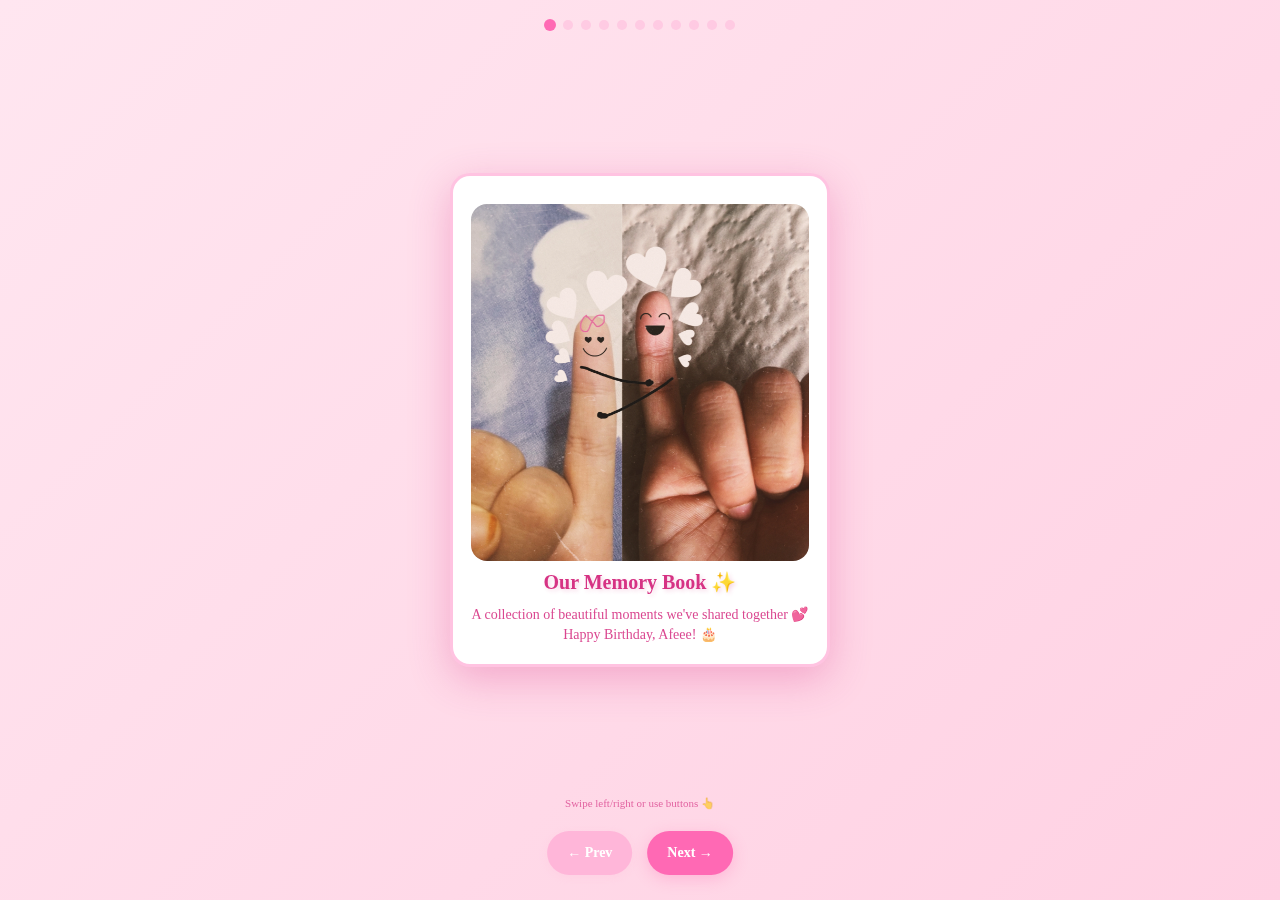
<file: memories.html>
<!DOCTYPE html>
<html lang="en">
<head>
<!-- Google tag (gtag.js) -->
<script async src="https://www.googletagmanager.com/gtag/js?id=G-WSXBNGSFFF"></script>
<script>
  window.dataLayer = window.dataLayer || [];
  function gtag(){dataLayer.push(arguments);}
  gtag('js', new Date());

  gtag('config', 'G-WSXBNGSFFF');
</script>
    <meta charset="UTF-8">
    <meta name="viewport" content="width=device-width, initial-scale=1.0">
    <title>Memory Book - Afeee's Birthday</title>
    <style>
        /* ======================== RESET + BASE ======================== */
        *, *::before, *::after { 
            padding: 0; 
            margin: 0; 
            box-sizing: border-box; 
        }
        
        body {
            background: linear-gradient(135deg, #ffe6f0, #ffd1e3);
            font-family: 'Comic Sans MS', cursive;
            overflow: hidden;
            position: relative;
            height: 100vh;
            height: 100dvh; /* Dynamic viewport height for mobile */
            touch-action: pan-y;
            -webkit-overflow-scrolling: touch;
        }

        /* ======================== FLOATING EMOJIS ======================== */
        .floating-container {
            position: fixed;
            top: 0; 
            left: 0;
            width: 100%; 
            height: 100%;
            pointer-events: none;
            overflow: hidden;
            z-index: 0;
        }
        
        .float-item {
            position: absolute;
            top: 100vh;
            animation: floatUp linear infinite;
            opacity: 0.7;
            user-select: none;
        }
        
        @keyframes floatUp {
            0% { transform: translateY(0) scale(1); opacity: 0; }
            30% { opacity: 1; }
            100% { transform: translateY(-120vh) scale(1.2); opacity: 0; }
        }

        /* ======================== MEMORY BOOK CONTAINER ======================== */
        .memory-book {
            display: flex;
            flex-direction: column;
            align-items: center;
            justify-content: center;
            height: 100vh;
            height: 100dvh; /* Dynamic viewport height for mobile */
            padding: 70px 10px 130px 10px; /* Better mobile spacing */
            position: relative;
            z-index: 2;
        }

        .memory-page {
            background: rgba(255, 255, 255, 0.95);
            border-radius: 20px;
            box-shadow: 0 8px 32px rgba(214, 51, 132, 0.2);
            padding: 20px 18px;
            max-width: 380px;
            width: calc(100% - 20px);
            text-align: center;
            backdrop-filter: blur(10px);
            border: 2px solid rgba(255, 182, 217, 0.3);
            position: relative;
            animation: pageIn 0.6s ease-out;
            margin: 0 auto;
        }

        .memory-page.cover {
    background: white !important;
    border: 3px solid rgba(255, 105, 180, 0.4);
    box-shadow: 0 12px 40px rgba(214, 51, 132, 0.3);
}


       /* Optional: remove pink gradient background from cover image */
.cover .memory-media {
    background: none !important;
    animation: none !important;
}

        @keyframes coverPulse {
            0%, 100% { transform: scale(1); }
            50% { transform: scale(1.05); }
        }

        .cover .memory-caption {
            font-size: 20px;
            color: #d63384;
            text-shadow: 2px 2px 4px rgba(214, 51, 132, 0.2);
            margin-bottom: 10px;
        }

        .cover .memory-message {
            font-size: 14px;
            color: #d63384;
            opacity: 0.9;
            font-weight: 500;
        }

        @keyframes pageIn {
            from { 
                opacity: 0; 
                transform: translateY(30px) scale(0.95); 
            }
            to { 
                opacity: 1; 
                transform: translateY(0) scale(1); 
            }
        }

       .memory-media {
  width: 100%;
  display: flex;
  justify-content: center;
  align-items: center;
  overflow: hidden;
  padding: 8px 0;
}

/* Default max height for landscape media */
.memory-media img,
.memory-media video {
  border-radius: 16px !important;
  width: 100%;
  height: auto;
  object-fit: cover;
  display: block;
}

/* Let the container auto-adjust height */
.memory-card {
  background: white !important; /* Ensure all cards are white */
  border-radius: 16px;           /* Curved borders */
  box-shadow: 0 4px 12px rgba(0, 0, 0, 0.1);
  padding: 16px;
  margin-bottom: 20px;
  transition: all 0.3s ease;
}

        .memory-caption {
            color: #d63384;
            font-size: 16px;
            margin-bottom: 8px;
            font-weight: bold;
            text-shadow: 1px 1px 2px rgba(214, 51, 132, 0.1);
            line-height: 1.3;
        }

        .memory-message {
            color: #d63384;
            font-size: 13px;
            line-height: 1.4;
            opacity: 0.8;
        }

        /* ======================== NAVIGATION ======================== */
        .nav-container {
            position: fixed;
            bottom: 25px;
            left: 50%;
            transform: translateX(-50%);
            display: flex;
            gap: 15px;
            z-index: 10;
            padding: 0 15px;
        }

        .nav-btn {
            background: #ff69b4;
            color: white;
            border: none;
            padding: 14px 20px;
            border-radius: 25px;
            font-size: 14px;
            font-family: 'Comic Sans MS', cursive;
            cursor: pointer;
            box-shadow: 0 4px 15px rgba(255, 105, 180, 0.3);
            transition: all 0.3s ease;
            min-width: 80px;
            font-weight: bold;
        }

        .nav-btn:hover {
            transform: translateY(-2px);
            box-shadow: 0 6px 20px rgba(255, 105, 180, 0.4);
        }

        .nav-btn:active {
            transform: translateY(0);
        }

        .nav-btn:disabled {
            background: #ffb6d9;
            cursor: not-allowed;
            transform: none;
            box-shadow: 0 2px 8px rgba(255, 182, 217, 0.2);
        }

        .next-section-btn {
            background: linear-gradient(135deg, #ff1493, #ff69b4);
            color: white;
            border: none;
            padding: 16px 28px;
            border-radius: 30px;
            font-size: 15px;
            font-family: 'Comic Sans MS', cursive;
            cursor: pointer;
            box-shadow: 0 6px 20px rgba(255, 20, 147, 0.4);
            transition: all 0.3s ease;
            font-weight: bold;
            text-transform: uppercase;
            letter-spacing: 1px;
            animation: nextBtnGlow 2s ease-in-out infinite;
            position: fixed;
            bottom: 95px;
            left: 50%;
            transform: translateX(-50%);
            z-index: 15;
            display: none;
        }

        @keyframes nextBtnGlow {
            0%, 100% { box-shadow: 0 6px 20px rgba(255, 20, 147, 0.4); }
            50% { box-shadow: 0 8px 25px rgba(255, 20, 147, 0.6); }
        }

        .next-section-btn:hover {
            transform: translateX(-50%) translateY(-3px);
            background: linear-gradient(135deg, #ff0080, #ff1493);
            box-shadow: 0 8px 25px rgba(255, 20, 147, 0.6);
        }

        .next-section-btn:active {
            transform: translateX(-50%) translateY(-1px);
        }

        .next-section-btn.show {
            display: block;
            animation: nextBtnAppear 0.8s ease-out;
        }

        @keyframes nextBtnAppear {
            from { 
                opacity: 0; 
                transform: translateX(-50%) translateY(20px) scale(0.8); 
            }
            to { 
                opacity: 1; 
                transform: translateX(-50%) translateY(0) scale(1); 
            }
        }

        .page-indicator {
            position: fixed;
            top: 20px;
            left: 50%;
            transform: translateX(-50%);
            display: flex;
            gap: 8px;
            z-index: 10;
        }

        .dot {
            width: 10px;
            height: 10px;
            border-radius: 50%;
            background: rgba(255, 182, 217, 0.5);
            transition: all 0.3s ease;
        }

        .dot.active {
            background: #ff69b4;
            transform: scale(1.2);
        }

        /* ======================== SWIPE HINTS ======================== */
        .swipe-hint {
            position: fixed;
            bottom: 90px;
            left: 50%;
            transform: translateX(-50%);
            color: #d63384;
            font-size: 11px;
            opacity: 0.7;
            text-align: center;
            z-index: 5;
            animation: pulse 2s infinite;
        }

        @keyframes pulse {
            0%, 100% { opacity: 0.7; }
            50% { opacity: 1; }
        }

        /* ======================== RESPONSIVE ======================== */
        @media screen and (max-width: 480px) {
            .memory-book {
                padding: 50px 10px 120px 10px;
            }
            
            .memory-page {
                padding: 20px 15px;
                width: calc(100% - 20px);
                max-width: 360px;
            }
            
            .memory-media {
                height: 260px;
                font-size: 44px;
            }
            
            .memory-caption {
                font-size: 15px;
            }
            
            .memory-message {
                font-size: 12px;
            }
            
            .nav-btn {
                padding: 10px 15px;
                font-size: 13px;
                min-width: 70px;
            }
            
            .nav-container {
                bottom: 15px;
                gap: 12px;
            }
            
            .swipe-hint {
                bottom: 70px;
                font-size: 10px;
            }
            
            .next-section-btn {
                bottom: 85px;
                padding: 14px 24px;
                font-size: 14px;
            }
        }

        @media screen and (max-width: 360px) {
            .memory-book {
                padding: 45px 8px 110px 8px;
            }
            
            .memory-page {
                padding: 18px 12px;
                width: calc(100% - 16px);
                max-width: 340px;
            }
            
            .memory-media {
                height: 240px;
                font-size: 40px;
            }
            
            .memory-caption {
                font-size: 14px;
            }
            
            .memory-message {
                font-size: 11px;
            }
            
            .nav-container {
                bottom: 12px;
                gap: 10px;
            }
            
            .nav-btn {
                padding: 8px 12px;
                font-size: 12px;
                min-width: 65px;
            }
            
            .next-section-btn {
                bottom: 75px;
                padding: 12px 20px;
                font-size: 13px;
            }
        }

        /* ======================== IMAGE ENLARGEMENT MODAL ======================== */
        .modal-overlay {
            position: fixed;
            top: 0;
            left: 0;
            width: 100%;
            height: 100%;
            background: rgba(0, 0, 0, 0.8);
            display: flex;
            align-items: center;
            justify-content: center;
            z-index: 1000;
            opacity: 0;
            visibility: hidden;
            transition: all 0.3s ease;
            backdrop-filter: blur(5px);
        }

        .modal-overlay.show {
            opacity: 1;
            visibility: visible;
        }

        .modal-content {
            position: relative;
            max-width: 90vw;
            max-height: 90vh;
            transform: scale(0.7);
            transition: transform 0.3s ease;
        }

        .modal-overlay.show .modal-content {
            transform: scale(1);
        }

        .enlarged-media {
            width: auto;
            height: auto;
            max-width: 90vw;
            max-height: 90vh;
            border-radius: 15px;
            box-shadow: 0 20px 60px rgba(0, 0, 0, 0.5);
            object-fit: contain;
        }

        .enlarged-memory {
            background: rgba(255, 255, 255, 0.98);
            border-radius: 25px;
            padding: 30px;
            max-width: 500px;
            width: 90vw;
            text-align: center;
            box-shadow: 0 20px 60px rgba(0, 0, 0, 0.4);
            border: 3px solid rgba(255, 105, 180, 0.4);
            backdrop-filter: blur(10px);
        }

        .enlarged-memory .enlarged-media {
            font-size: 120px;
            margin-bottom: 20px;
            background: linear-gradient(135deg, #ff69b4, #ffd1e3, #ffb6d9);
            border-radius: 20px;
            padding: 20px;
            display: inline-block;
            user-select: none;
        }

        .enlarged-memory .enlarged-caption {
            color: #d63384;
            font-size: 28px;
            font-weight: bold;
            margin-bottom: 15px;
            text-shadow: 1px 1px 3px rgba(214, 51, 132, 0.2);
            line-height: 1.3;
            font-family: 'Comic Sans MS', cursive;
        }

        .enlarged-memory .enlarged-message {
            color: #d63384;
            font-size: 18px;
            line-height: 1.5;
            opacity: 0.9;
            font-family: 'Comic Sans MS', cursive;
        }

        @media screen and (max-width: 480px) {
            .enlarged-memory {
                padding: 25px 20px;
                max-width: 95vw;
            }
            
            .enlarged-memory .enlarged-media {
                font-size: 80px;
                padding: 15px;
                margin-bottom: 15px;
            }
            
            .enlarged-memory .enlarged-caption {
                font-size: 22px;
                margin-bottom: 12px;
            }
            
            .enlarged-memory .enlarged-message {
                font-size: 16px;
            }
        }

        .close-modal {
            position: absolute;
            top: -50px;
            right: -10px;
            background: rgba(255, 255, 255, 0.9);
            border: none;
            border-radius: 50%;
            width: 40px;
            height: 40px;
            font-size: 20px;
            cursor: pointer;
            display: flex;
            align-items: center;
            justify-content: center;
            color: #d63384;
            box-shadow: 0 4px 15px rgba(0, 0, 0, 0.2);
            transition: all 0.2s ease;
        }

        .close-modal:hover {
            background: white;
            transform: scale(1.1);
        }

        .memory-media {
            cursor: pointer;
            transition: transform 0.2s ease;
            border-radius: 16px;
            overflow: hidden;

        }

        .memory-media:hover {
            transform: scale(1.02);
        }

        .memory-media:not(.cover .memory-media):active {
            transform: scale(0.98);
        }

        /* ======================== SAFE AREAS FOR MOBILE ======================== */
        @supports (padding: max(0px)) {
            .memory-book {
                padding-top: max(70px, env(safe-area-inset-top) + 30px);
                padding-bottom: max(130px, env(safe-area-inset-bottom) + 110px);
            }
            
            .nav-container {
                bottom: max(25px, env(safe-area-inset-bottom) + 25px);
            }
            
            .page-indicator {
                top: max(20px, env(safe-area-inset-top) + 10px);
            }
            
            .swipe-hint {
                bottom: max(90px, env(safe-area-inset-bottom) + 80px);
            }
            
            .next-section-btn {
                bottom: max(95px, env(safe-area-inset-bottom) + 95px);
            }
        }
    </style>
</head>
<body>
    <div class="floating-container" id="floatingStuff"></div>
    
    <div class="page-indicator" id="pageIndicator"></div>
    
    <div class="memory-book">
        <div class="memory-page cover" id="memoryPage">
            <div class="memory-media" id="memoryMedia">
                📖
            </div>
            <div class="memory-caption" id="memoryCaption">Our Memory Book ✨</div>
            <div class="memory-message" id="memoryMessage">A collection of beautiful moments we've shared together 💕 Happy Birthday, Afeee! 🎂</div>
        </div>
    </div>

    <!-- Modal for enlarged images -->
    <div class="modal-overlay" id="modalOverlay" onclick="closeModal()">
        <div class="modal-content" onclick="event.stopPropagation()">
            <button class="close-modal" onclick="closeModal()">×</button>
            <div id="enlargedContent"></div>
        </div>
    </div>
    
    <div class="swipe-hint">
        Swipe left/right or use buttons 👆
    </div>
    
    <div class="nav-container">
        <button class="nav-btn" id="prevBtn" onclick="previousPage()">← Prev</button>
        <button class="nav-btn" id="nextBtn" onclick="nextPage()">Next →</button>
    </div>

    <button class="next-section-btn" id="nextSectionBtn" onclick="goToMoodCards()">
        Continue to Mood Cards ✨
    </button>

    <script>
        // Memory data - you can easily customize this
        const memories = [
             {
                media: '<img src="media/cover2.webp" alt="First Message" style="width:100%; border-radius:12px;">',
                caption: "Our Memory Book ✨",
                message: "A collection of beautiful moments we've shared together 💕 Happy Birthday, Afeee! 🎂",
                isCover: true
            },
            {
                media: '<img src="media/first-message.webp" alt="First Message" style="width:100%; border-radius:12px;">',
                caption: "First Message",
                message: "You replied 'cute' to a story of Abu — and somehow, that tiny moment became the beginning of everything."
            },
            {
                media: '<img src="media/First-call.webp" alt="First Message" style="width:100%; border-radius:12px;">',
                caption: "Our first call 💬",
                message: "I remember how nervous I was, but your voice made everything perfect ✨"
            },
            {
                media: '<img src="media/shesaidit.webp" alt="First Message" style="width:100%; border-radius:12px;">',
                caption: "She Said It First",
                message: "You said 'I love you' before I could — and my heart has been yours ever since."
            },
            {
                media: '<img src="media/fav look.webp" alt="First Message" style="width:100%; border-radius:12px;">',
                caption: "My Favorite Look",
                message: "That photo of you? I've never stopped staring at it."
            },
            {
                media: '<img src="media/firstmovie.webp" alt="First Message" style="width:100%; border-radius:12px;">',
                caption: "First Movie Night",
                message: "Same movie, different screens — still felt like we were sitting together."
            },
            {
                media: '<video src="media/hervoice.MOV" controls poster="media/hervoice2.webp" style="width:100%; border-radius:16px; object-fit:cover;"></video>',
                caption: "Her Voice",
                message: "The first time you sang, it felt like the world paused for you."
            },
            {
                media: '<video src="media/birthdaysurprise.MP4" controls poster="media/birthdaysurprise2.webp" style="width:100%; border-radius:16px; object-fit:cover;"></video>',
                caption: "Birthday Surprise",
                message: "That picture meant more to me than anything I could unwrap."
            },
            {
                media: '<video src="media/firstgift.MP4" controls poster="media/firstgift2.webp" style="width:100%; border-radius:16px; object-fit:cover;"></video>',
                caption: "First Gift",
                message: "I wasn't sure if it was perfect — I just hoped it made you smile."
            },
            {
                media: '<video src="media/thatdress.MOV" controls poster="media/thatdress2.webp" style="width:100%; border-radius:16px; object-fit:cover;"></video>',
                caption: "That Dress",
                message: "The first time I imagined you in it… I knew it'd be perfect."
            },
            {
                media: '<img src="media/us togethor.webp" alt="First Message" style="width:100%; border-radius:12px;">',
                caption: "Us, Together (Kinda)",
                message: "We made a photo of us long before real ones — and it still means so much."
            }
        ];

        let currentPage = 0;
        let startX = 0;
        let startY = 0;

        // Initialize floating background
        function initFloatingStuff() {
            const container = document.getElementById("floatingStuff");
            const symbols = ['💖','✨','🌸','💝','💕','🎀','💫','🦋'];
            
            for(let i = 0; i < 35; i++) {
                const el = document.createElement("div");
                el.className = "float-item";
                el.innerText = symbols[Math.floor(Math.random() * symbols.length)];
                el.style.left = `${Math.random() * 100}%`;
                el.style.animationDuration = `${4 + Math.random() * 4}s`;
                el.style.fontSize = `${16 + Math.random() * 20}px`;
                el.style.animationDelay = `${Math.random() * 5}s`;
                container.appendChild(el);
            }
        }

        // Initialize page indicators
        function initPageIndicators() {
            const container = document.getElementById("pageIndicator");
            container.innerHTML = '';
            
            for(let i = 0; i < memories.length; i++) {
                const dot = document.createElement('div');
                dot.className = `dot ${i === currentPage ? 'active' : ''}`;
                container.appendChild(dot);
            }
        }

        // Update page content
        function updatePage() {
            const pageData = memories[currentPage];
            const page = document.getElementById('memoryPage');
            
            // Add or remove cover class
            if (pageData.isCover) {
                page.classList.add('cover');
            } else {
                page.classList.remove('cover');
            }
            
            document.getElementById('memoryMedia').innerHTML = pageData.media;
            document.getElementById('memoryCaption').textContent = pageData.caption;
            document.getElementById('memoryMessage').textContent = pageData.message;
            
            // Update navigation buttons
            document.getElementById('prevBtn').disabled = currentPage === 0;
            document.getElementById('nextBtn').disabled = currentPage === memories.length - 1;
            
            // Update page indicators
            const dots = document.querySelectorAll('.dot');
            dots.forEach((dot, index) => {
                dot.classList.toggle('active', index === currentPage);
            });
            
            // Add page animation
            page.style.animation = 'none';
            setTimeout(() => {
                page.style.animation = 'pageIn 0.6s ease-out';
            }, 10);
        }

        // Navigation functions
        function nextPage() {
            if (currentPage < memories.length - 1) {
                currentPage++;
                updatePage();
                checkShowNextSection();
            }
        }

        function previousPage() {
            if (currentPage > 0) {
                currentPage--;
                updatePage();
                checkShowNextSection();
            }
        }

        // Check if we should show the "next section" button
        function checkShowNextSection() {
            const nextSectionBtn = document.getElementById('nextSectionBtn');
            
            if (currentPage === memories.length - 1) {
                // On last page - show next section button
                nextSectionBtn.classList.add('show');
            } else {
                // Not on last page - hide next section button
                nextSectionBtn.classList.remove('show');
            }
        }

        // Navigate to mood cards page
        function goToMoodCards() {
            window.location.href = 'mood-cards.html';
        }

        // Enlarge media function
        function enlargeMedia() {
            const currentMemory = memories[currentPage];
            const modal = document.getElementById('modalOverlay');
            const enlargedContent = document.getElementById('enlargedContent');
            
            // Clear previous content
            enlargedContent.innerHTML = '';
            
            // Create enlarged memory container
            const memoryContainer = document.createElement('div');
            memoryContainer.className = 'enlarged-memory';
            
            // Create enlarged media
            const mediaDiv = document.createElement('div');
            mediaDiv.className = 'enlarged-media';
            
            if (currentMemory.media.includes('<img')) {
                // If it's an image, extract and display it
                const imgMatch = currentMemory.media.match(/src="([^"]+)"/);
                if (imgMatch) {
                    const img = document.createElement('img');
                    img.src = imgMatch[1];
                    img.style.width = '100%';
                    img.style.height = '300px';
                    img.style.objectFit = 'cover';
                    img.style.borderRadius = '15px';
                    img.alt = currentMemory.caption;
                    mediaDiv.appendChild(img);
                    mediaDiv.style.background = 'none';
                    mediaDiv.style.padding = '0';
                    mediaDiv.style.fontSize = 'initial';
                }
            } else if (currentMemory.media.includes('<video')) {
                // If it's a video, extract and display it
                const videoMatch = currentMemory.media.match(/src="([^"]+)"/);
                if (videoMatch) {
                    const video = document.createElement('video');
                    video.src = videoMatch[1];
                    video.style.width = '100%';
                    video.style.height = '300px';
                    video.style.objectFit = 'cover';
                    video.style.borderRadius = '15px';
                    video.controls = true;
                    mediaDiv.appendChild(video);
                    mediaDiv.style.background = 'none';
                    mediaDiv.style.padding = '0';
                    mediaDiv.style.fontSize = 'initial';
                }
            } else {
                // If it's an emoji, display it enlarged
                mediaDiv.textContent = currentMemory.media;
            }
            
            // Create enlarged caption
            const captionDiv = document.createElement('div');
            captionDiv.className = 'enlarged-caption';
            captionDiv.textContent = currentMemory.caption;
            
            // Create enlarged message
            const messageDiv = document.createElement('div');
            messageDiv.className = 'enlarged-message';
            messageDiv.textContent = currentMemory.message;
            
            // Append all elements
            memoryContainer.appendChild(mediaDiv);
            memoryContainer.appendChild(captionDiv);
            memoryContainer.appendChild(messageDiv);
            enlargedContent.appendChild(memoryContainer);
            
            // Show modal
            modal.classList.add('show');
            document.body.style.overflow = 'hidden'; // Prevent background scrolling
        }

        // Close modal function
        function closeModal() {
            const modal = document.getElementById('modalOverlay');
            modal.classList.remove('show');
            document.body.style.overflow = ''; // Restore scrolling
        }

        // Touch/swipe functionality
        function handleTouchStart(e) {
            startX = e.touches[0].clientX;
            startY = e.touches[0].clientY;
        }

        function handleTouchEnd(e) {
            if (!startX || !startY) return;

            const endX = e.changedTouches[0].clientX;
            const endY = e.changedTouches[0].clientY;
            
            const diffX = startX - endX;
            const diffY = startY - endY;
            
            // Only trigger if horizontal swipe is dominant
            if (Math.abs(diffX) > Math.abs(diffY) && Math.abs(diffX) > 50) {
                if (diffX > 0) {
                    // Swiped left - next page
                    nextPage();
                } else {
                    // Swiped right - previous page
                    previousPage();
                }
            }
            
            startX = 0;
            startY = 0;
        }

        // Keyboard navigation
        function handleKeyPress(e) {
            if (e.key === 'ArrowLeft') {
                previousPage();
            } else if (e.key === 'ArrowRight') {
                nextPage();
            } else if (e.key === 'Escape') {
                closeModal();
            }
        }

        // Initialize everything
        document.addEventListener('DOMContentLoaded', function() {
            initFloatingStuff();
            initPageIndicators();
            updatePage();
            checkShowNextSection(); // Check initial state
            
            // Add click event listener to memory media
            document.getElementById('memoryMedia').addEventListener('click', enlargeMedia);
            
            // Add event listeners
            document.addEventListener('touchstart', handleTouchStart);
            document.addEventListener('touchend', handleTouchEnd);
            document.addEventListener('keydown', handleKeyPress);
            
            // Hide swipe hint after a few seconds
            setTimeout(() => {
                const hint = document.querySelector('.swipe-hint');
                if (hint) {
                    hint.style.opacity = '0';
                }
            }, 4000);
        });

        // Optional: Add photos/videos
        // To use real media, replace the emoji in the memories array with:
        // media: '<img src="path/to/image.jpg" alt="Memory">'
        // or
        // media: '<video src="path/to/video.mp4" controls></video>'
        // Then update the media display logic accordingly
    </script>
</body>
</html>
</file>
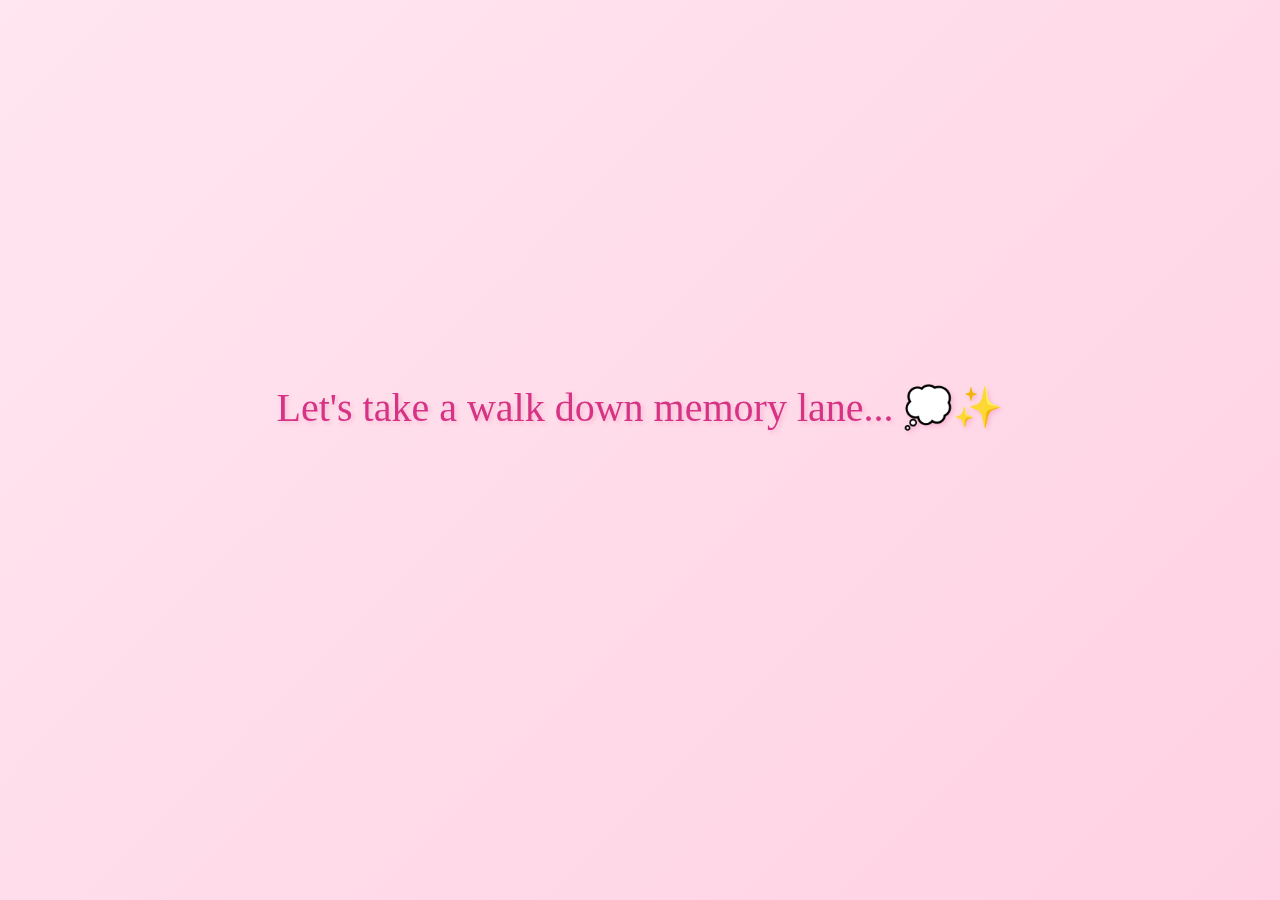
<file: memory-transition.html>
<!DOCTYPE html>
<html lang="en">
<head>
    <meta charset="UTF-8">
    <meta name="viewport" content="width=device-width, initial-scale=1.0">
    <title>Memory Lane - Afeee's Birthday</title>
    <style>
        /* ======================== RESET + BASE ======================== */
        *, *::before, *::after { 
            padding: 0; 
            margin: 0; 
            box-sizing: border-box; 
        }
        
        body {
            background: linear-gradient(135deg, #ffe6f0, #ffd1e3);
            font-family: 'Comic Sans MS', cursive;
            overflow: hidden;
            position: relative;
            height: 100vh;
            display: flex;
            justify-content: center;
            align-items: center;
        }

        /* ======================== FLOATING EMOJIS ======================== */
        .floating-container {
            position: fixed;
            top: 0; 
            left: 0;
            width: 100%; 
            height: 100%;
            pointer-events: none;
            overflow: hidden;
            z-index: 0;
        }
        
        .float-item {
            position: absolute;
            top: 100vh;
            animation: floatUp linear infinite;
            opacity: 0.6;
            user-select: none;
        }
        
        @keyframes floatUp {
            0% { 
                transform: translateY(0) scale(1) rotate(0deg); 
                opacity: 0; 
            }
            20% { 
                opacity: 0.8; 
            }
            80% { 
                opacity: 0.8; 
            }
            100% { 
                transform: translateY(-120vh) scale(1.3) rotate(360deg); 
                opacity: 0; 
            }
        }

        /* ======================== MAIN MESSAGE ======================== */
        .transition-container {
            position: relative;
            z-index: 2;
            text-align: center;
            max-width: 90%;
        }

        .main-message {
            font-size: 2.5rem;
            color: #d63384;
            text-shadow: 2px 2px 4px rgba(214, 51, 132, 0.2);
            animation: messageFlow 4s ease-in-out;
            line-height: 1.2;
            margin-bottom: 20px;
        }

        .sub-message {
            font-size: 1.2rem;
            color: #d63384;
            opacity: 0;
            animation: subMessageFade 4s ease-in-out 1s forwards;
            text-shadow: 1px 1px 2px rgba(214, 51, 132, 0.1);
        }

        @keyframes messageFlow {
            0% { 
                opacity: 0; 
                transform: translateY(30px) scale(0.9); 
            }
            20% { 
                opacity: 1; 
                transform: translateY(0) scale(1); 
            }
            80% { 
                opacity: 1; 
                transform: translateY(0) scale(1); 
            }
            100% { 
                opacity: 0.8; 
                transform: translateY(-10px) scale(1.05); 
            }
        }

        @keyframes subMessageFade {
            0% { 
                opacity: 0; 
                transform: translateY(20px); 
            }
            30% { 
                opacity: 1; 
                transform: translateY(0); 
            }
            70% { 
                opacity: 1; 
                transform: translateY(0); 
            }
            100% { 
                opacity: 0.7; 
                transform: translateY(-5px); 
            }
        }

        /* ======================== MAGICAL SPARKLE EFFECT ======================== */
        .sparkle-burst {
            position: absolute;
            top: 50%;
            left: 50%;
            transform: translate(-50%, -50%);
            pointer-events: none;
            z-index: 1;
        }

        .sparkle {
            position: absolute;
            font-size: 20px;
            opacity: 0;
            animation: sparkleAnimation 3s ease-out infinite;
        }

        @keyframes sparkleAnimation {
            0% { 
                opacity: 0; 
                transform: translate(0, 0) scale(0) rotate(0deg); 
            }
            20% { 
                opacity: 1; 
                transform: translate(0, 0) scale(1) rotate(90deg); 
            }
            100% { 
                opacity: 0; 
                transform: translate(var(--dx), var(--dy)) scale(1.5) rotate(360deg); 
            }
        }

        /* ======================== LOADING DOTS ======================== */
        .loading-dots {
            display: flex;
            justify-content: center;
            align-items: center;
            margin-top: 30px;
            gap: 8px;
            opacity: 0;
            animation: dotsAppear 4s ease-in-out 2s forwards;
        }

        .dot {
            width: 12px;
            height: 12px;
            background: #ff69b4;
            border-radius: 50%;
            animation: dotBounce 1.5s ease-in-out infinite;
        }

        .dot:nth-child(2) { animation-delay: 0.2s; }
        .dot:nth-child(3) { animation-delay: 0.4s; }

        @keyframes dotBounce {
            0%, 60%, 100% { transform: translateY(0); }
            30% { transform: translateY(-15px); }
        }

        @keyframes dotsAppear {
            0% { opacity: 0; }
            50% { opacity: 1; }
            100% { opacity: 0.8; }
        }

        /* ======================== RESPONSIVE ======================== */
        @media screen and (max-width: 480px) {
            .main-message {
                font-size: 2rem;
                line-height: 1.3;
            }
            
            .sub-message {
                font-size: 1rem;
            }
            
            .sparkle {
                font-size: 16px;
            }
        }

        @media screen and (max-width: 360px) {
            .main-message {
                font-size: 1.7rem;
            }
            
            .sub-message {
                font-size: 0.9rem;
            }
        }

        /* ======================== FADE OUT EFFECT ======================== */
        .fade-out {
            animation: fadeOut 0.8s ease-out forwards;
        }

        @keyframes fadeOut {
            from { opacity: 1; }
            to { opacity: 0; }
        }
    </style>
</head>
<body>
    <div class="floating-container" id="floatingStuff"></div>
    
    <div class="sparkle-burst" id="sparkleBurst"></div>
    
    <div class="transition-container">
        <div class="main-message">
            Let's take a walk down memory lane... 💭✨
        </div>
        <div class="sub-message">
            Gathering our sweetest moments 💖
        </div>
        <div class="loading-dots">
            <div class="dot"></div>
            <div class="dot"></div>
            <div class="dot"></div>
        </div>
    </div>

    <script>
        // Initialize floating background emojis
        function initFloatingStuff() {
            const container = document.getElementById("floatingStuff");
            const symbols = ['💖','✨','🌸','💝','💕','🎀','💫','🦋'];
            
            for(let i = 0; i < 40; i++) {
                const el = document.createElement("div");
                el.className = "float-item";
                el.innerText = symbols[Math.floor(Math.random() * symbols.length)];
                el.style.left = `${Math.random() * 100}%`;
                el.style.animationDuration = `${5 + Math.random() * 4}s`;
                el.style.fontSize = `${18 + Math.random() * 16}px`;
                el.style.animationDelay = `${Math.random() * 3}s`;
                container.appendChild(el);
            }
        }

        // Create magical sparkle burst effect
        function createSparkles() {
            const burst = document.getElementById("sparkleBurst");
            const sparkleSymbols = ['✨', '💫', '⭐', '🌟'];
            
            for(let i = 0; i < 12; i++) {
                const sparkle = document.createElement("div");
                sparkle.className = "sparkle";
                sparkle.innerText = sparkleSymbols[Math.floor(Math.random() * sparkleSymbols.length)];
                
                // Random direction for sparkle movement
                const angle = (i / 12) * 360;
                const distance = 150 + Math.random() * 100;
                const dx = Math.cos(angle * Math.PI / 180) * distance;
                const dy = Math.sin(angle * Math.PI / 180) * distance;
                
                sparkle.style.setProperty('--dx', dx + 'px');
                sparkle.style.setProperty('--dy', dy + 'px');
                sparkle.style.animationDelay = Math.random() * 2 + 's';
                
                burst.appendChild(sparkle);
            }
        }

        // Redirect to memories page
        function redirectToMemories() {
            document.body.classList.add('fade-out');
            setTimeout(() => {
                window.location.href = 'memories.html';
            }, 800);
        }

        // Initialize everything when page loads
        document.addEventListener('DOMContentLoaded', function() {
            initFloatingStuff();
            createSparkles();
            
            // Auto-redirect after 4 seconds
            setTimeout(redirectToMemories, 6000);
        });

        // Optional: Allow clicking to skip transition
        document.addEventListener('click', function() {
            redirectToMemories();
        });

        // Optional: Allow pressing any key to skip
        document.addEventListener('keydown', function() {
            redirectToMemories();
        });
    </script>
</body>
</html>
</file>
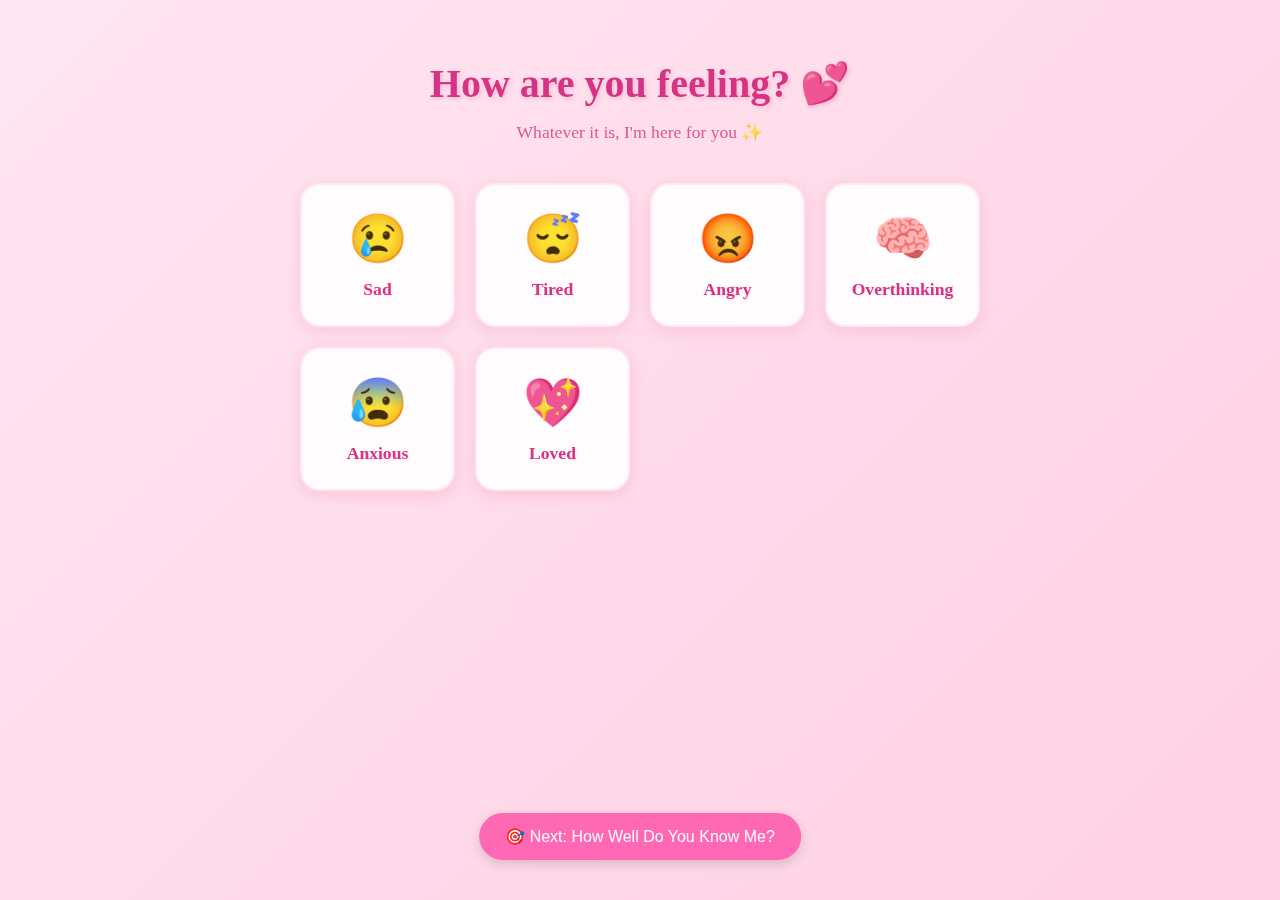
<file: mood-cards.html>
<!DOCTYPE html>
<html lang="en">
<head>
<!-- Google tag (gtag.js) -->
<script async src="https://www.googletagmanager.com/gtag/js?id=G-WSXBNGSFFF"></script>
<script>
  window.dataLayer = window.dataLayer || [];
  function gtag(){dataLayer.push(arguments);}
  gtag('js', new Date());

  gtag('config', 'G-WSXBNGSFFF');
</script>
    <meta charset="UTF-8">
    <meta name="viewport" content="width=device-width, initial-scale=1.0">
    <title>Mood Cards - Afeee's Birthday</title>
    <style>
        /* ======================== RESET + BASE ======================== */
        *, *::before, *::after { 
            padding: 0; 
            margin: 0; 
            box-sizing: border-box; 
        }
        
        body {
            background: linear-gradient(135deg, #ffe6f0, #ffd1e3);
            font-family: 'Comic Sans MS', cursive;
            overflow-x: hidden;
            position: relative;
            min-height: 100vh;
            padding: 20px 10px;
        }

        /* ======================== FLOATING EMOJIS ======================== */
        .floating-container {
            position: fixed;
            top: 0; 
            left: 0;
            width: 100%; 
            height: 100%;
            pointer-events: none;
            overflow: hidden;
            z-index: 0;
        }
        
        .float-item {
            position: absolute;
            top: 100vh;
            animation: floatUp linear infinite;
            opacity: 0.7;
            user-select: none;
        }
        
        @keyframes floatUp {
            0% { transform: translateY(0) scale(1); opacity: 0; }
            30% { opacity: 1; }
            100% { transform: translateY(-120vh) scale(1.2); opacity: 0; }
        }

        /* ======================== MAIN CONTENT ======================== */
        .container {
            max-width: 800px;
            margin: 0 auto;
            position: relative;
            z-index: 2;
            padding: 40px 0 60px 0;
        }

        .page-title {
            text-align: center;
            font-size: 2.5rem;
            color: #d63384;
            margin-bottom: 15px;
            text-shadow: 2px 2px 4px rgba(214, 51, 132, 0.2);
            animation: titleGlow 3s ease-in-out infinite alternate;
        }

        .page-subtitle {
            text-align: center;
            font-size: 1.1rem;
            color: #d63384;
            opacity: 0.8;
            margin-bottom: 40px;
            animation: fadeIn 1s ease-out 0.5s backwards;
        }

        @keyframes titleGlow {
            0% { text-shadow: 2px 2px 4px rgba(214, 51, 132, 0.2); }
            100% { text-shadow: 2px 2px 8px rgba(214, 51, 132, 0.4); }
        }

        @keyframes fadeIn {
            from { opacity: 0; transform: translateY(20px); }
            to { opacity: 0.8; transform: translateY(0); }
        }

        /* ======================== MOOD CARDS GRID ======================== */
        .mood-grid {
            display: grid;
            grid-template-columns: repeat(auto-fit, minmax(140px, 1fr));
            gap: 20px;
            max-width: 700px;
            margin: 0 auto;
            padding: 0 10px;
        }

        .mood-card {
            background: rgba(255, 255, 255, 0.9);
            border-radius: 20px;
            padding: 25px 15px;
            text-align: center;
            cursor: pointer;
            transition: all 0.3s ease;
            box-shadow: 0 4px 15px rgba(214, 51, 132, 0.15);
            border: 2px solid rgba(255, 182, 217, 0.3);
            backdrop-filter: blur(10px);
            position: relative;
            overflow: hidden;
            animation: cardFloat 2s ease-in-out infinite alternate;
        }

        .mood-card:nth-child(1) { animation-delay: 0s; }
        .mood-card:nth-child(2) { animation-delay: 0.2s; }
        .mood-card:nth-child(3) { animation-delay: 0.4s; }
        .mood-card:nth-child(4) { animation-delay: 0.6s; }
        .mood-card:nth-child(5) { animation-delay: 0.8s; }
        .mood-card:nth-child(6) { animation-delay: 1.0s; }

        @keyframes cardFloat {
            0% { transform: translateY(0px); }
            100% { transform: translateY(-5px); }
        }

        .mood-card::before {
            content: '';
            position: absolute;
            top: -50%;
            left: -50%;
            width: 200%;
            height: 200%;
            background: linear-gradient(45deg, transparent, rgba(255, 105, 180, 0.1), transparent);
            transform: rotate(45deg) translateX(-100%);
            transition: transform 0.8s ease;
            pointer-events: none;
        }

        .mood-card:hover::before {
            transform: rotate(45deg) translateX(100%);
        }

        .mood-card:hover {
            transform: translateY(-8px) scale(1.05);
            box-shadow: 0 8px 25px rgba(214, 51, 132, 0.25);
            border-color: rgba(255, 105, 180, 0.5);
        }

        .mood-card:active {
            transform: translateY(-5px) scale(1.02);
        }

        .mood-emoji {
            font-size: 3rem;
            margin-bottom: 12px;
            display: block;
            animation: emojiPulse 2s ease-in-out infinite;
        }

        @keyframes emojiPulse {
            0%, 100% { transform: scale(1); }
            50% { transform: scale(1.1); }
        }

        .mood-label {
            font-size: 1.1rem;
            color: #d63384;
            font-weight: bold;
            text-shadow: 1px 1px 2px rgba(214, 51, 132, 0.1);
        }

        /* ======================== MODAL ======================== */
        .modal-overlay {
            position: fixed;
            top: 0;
            left: 0;
            width: 100%;
            height: 100%;
            background: rgba(0, 0, 0, 0.5);
            display: flex;
            justify-content: center;
            align-items: center;
            z-index: 1000;
            opacity: 0;
            visibility: hidden;
            transition: all 0.3s ease;
            backdrop-filter: blur(5px);
        }

        .modal-overlay.show {
            opacity: 1;
            visibility: visible;
        }

        .modal {
            background: rgba(255, 255, 255, 0.98);
            border-radius: 25px;
            padding: 30px;
            max-width: 90%;
            width: 400px;
            text-align: center;
            box-shadow: 0 10px 40px rgba(214, 51, 132, 0.3);
            border: 3px solid rgba(255, 182, 217, 0.5);
            position: relative;
            transform: scale(0.8) translateY(30px);
            transition: all 0.3s ease;
            backdrop-filter: blur(15px);
        }

        .modal-overlay.show .modal {
            transform: scale(1) translateY(0);
        }

        .modal-emoji {
            font-size: 4rem;
            margin-bottom: 15px;
            animation: modalEmojiSpin 3s ease-in-out infinite;
        }

        @keyframes modalEmojiSpin {
            0%, 100% { transform: rotate(0deg) scale(1); }
            25% { transform: rotate(-5deg) scale(1.1); }
            75% { transform: rotate(5deg) scale(1.1); }
        }

        .modal-title {
            font-size: 1.5rem;
            color: #d63384;
            margin-bottom: 20px;
            font-weight: bold;
            text-shadow: 1px 1px 2px rgba(214, 51, 132, 0.1);
        }

        .modal-message {
            font-size: 1rem;
            color: #d63384;
            line-height: 1.6;
            margin-bottom: 25px;
            opacity: 0.9;
        }

        .close-btn {
            position: absolute;
            top: 15px;
            right: 20px;
            background: none;
            border: none;
            font-size: 1.5rem;
            cursor: pointer;
            color: #d63384;
            width: 35px;
            height: 35px;
            border-radius: 50%;
            display: flex;
            align-items: center;
            justify-content: center;
            transition: all 0.2s ease;
        }

        .close-btn:hover {
            background: rgba(255, 105, 180, 0.1);
            transform: scale(1.1);
        }

        /* ======================== SPARKLE EFFECTS ======================== */
        .sparkle {
            position: absolute;
            pointer-events: none;
            font-size: 12px;
            color: #ff69b4;
            animation: sparkleFloat 2s ease-in-out infinite;
            z-index: 1001;
        }

        @keyframes sparkleFloat {
            0%, 100% { transform: translateY(0px) rotate(0deg); opacity: 0; }
            50% { transform: translateY(-20px) rotate(180deg); opacity: 1; }
        }

        /* ======================== NEXT BUTTON ======================== */
        #nextBtn {
            position: fixed;
            bottom: 40px;
            left: 50%;
            transform: translateX(-50%);
            background-color: #ff69b4;
            color: white;
            padding: 14px 26px;
            font-size: 1rem;
            border: none;
            border-radius: 30px;
            box-shadow: 0 4px 12px rgba(0, 0, 0, 0.15);
            cursor: pointer;
            z-index: 10;
            animation: fadeIn 1.5s ease forwards;
            opacity: 1;
        }

        @keyframes fadeIn {
            to { opacity: 1; }
        }

        /* ======================== RESPONSIVE ======================== */
        @media screen and (max-width: 480px) {
            .page-title {
                font-size: 2rem;
            }
            
            .page-subtitle {
                font-size: 1rem;
            }
            
            .mood-grid {
                grid-template-columns: repeat(2, 1fr);
                gap: 15px;
                max-width: 100%;
            }
            
            .mood-card {
                padding: 20px 10px;
            }
            
            .mood-emoji {
                font-size: 2.5rem;
            }
            
            .mood-label {
                font-size: 1rem;
            }
            
            .modal {
                padding: 25px 20px;
                width: 95%;
            }
            
            .modal-emoji {
                font-size: 3rem;
            }
            
            .modal-title {
                font-size: 1.3rem;
            }
            
            .modal-message {
                font-size: 0.9rem;
            }

            #nextBtn {
                padding: 12px 22px;
                font-size: 0.9rem;
            }
        }

        @media screen and (max-width: 360px) {
            .container {
                padding: 30px 0 50px 0;
            }
            
            .mood-grid {
                gap: 12px;
            }
            
            .mood-card {
                padding: 18px 8px;
            }
            
            .modal {
                padding: 20px 15px;
            }

            #nextBtn {
                padding: 10px 18px;
                font-size: 0.85rem;
            }
        }
    </style>
</head>
<body>
    <div class="floating-container" id="floatingStuff"></div>
    
    <div class="container">
        <h1 class="page-title">How are you feeling? 💕</h1>
        <p class="page-subtitle">Whatever it is, I'm here for you ✨</p>
        
        <div class="mood-grid">
            <div class="mood-card" data-mood="sad">
                <span class="mood-emoji">😢</span>
                <div class="mood-label">Sad</div>
            </div>
            
            <div class="mood-card" data-mood="tired">
                <span class="mood-emoji">😴</span>
                <div class="mood-label">Tired</div>
            </div>
            
            <div class="mood-card" data-mood="angry">
                <span class="mood-emoji">😡</span>
                <div class="mood-label">Angry</div>
            </div>
            
            <div class="mood-card" data-mood="overthinking">
                <span class="mood-emoji">🧠</span>
                <div class="mood-label">Overthinking</div>
            </div>
            
            <div class="mood-card" data-mood="anxious">
                <span class="mood-emoji">😰</span>
                <div class="mood-label">Anxious</div>
            </div>
            
            <div class="mood-card" data-mood="loved">
                <span class="mood-emoji">💖</span>
                <div class="mood-label">Loved</div>
            </div>
        </div>
    </div>

    <button id="nextBtn" onclick="goToQuiz()">🎯 Next: How Well Do You Know Me?</button>

    <!-- Modal -->
    <div class="modal-overlay" id="modalOverlay">
        <div class="modal">
            <button class="close-btn" id="closeBtn">❌</button>
            <div class="modal-emoji" id="modalEmoji">💕</div>
            <h2 class="modal-title" id="modalTitle">You're Beautiful</h2>
            <p class="modal-message" id="modalMessage">Every feeling is valid, and you are loved.</p>
        </div>
    </div>

    <script>
        // Mood messages data
        const moodData = {
            sad: {
                emoji: "😢",
                title: "It's Okay to Feel Sad",
                message: "It's okay to cry, my love. I'm always just a message away, and I love you even more when you're soft and human. Your tears are precious to me. 💙"
            },
            tired: {
                emoji: "😴",
                title: "Rest, Beautiful Soul",
                message: "Rest, my love. Even the stars take a break. You deserve peace and gentle dreams. Close your eyes and let the world wait for you. 🌙"
            },
            angry: {
                emoji: "😡",
                title: "Your Anger is Valid",
                message: "Whatever it is, you don't have to carry it alone. Let's shout at the moon together, or scream into pillows. I'm here to hold space for all of you. 🔥"
            },
            overthinking: {
                emoji: "🧠",
                title: "Breathe With Me",
                message: "Take a breath, sweetheart. You're safe, you're loved, and you're doing better than you think. Those thoughts don't define you - your heart does. 🌸"
            },
            anxious: {
                emoji: "😰",
                title: "You're Going to Be Okay",
                message: "I know everything feels overwhelming right now, but you've gotten through difficult times before. Ground yourself: name 5 things you can see, 4 you can touch, 3 you can hear. I believe in you. 🌿"
            },
            loved: {
                emoji: "💖",
                title: "You Are So Loved",
                message: "Just in case you forgot — you are loved beyond words, beyond time, beyond distance. You are my favorite person in the entire universe. ✨"
            }
        };

        // Initialize floating background
        function initFloatingStuff() {
            const container = document.getElementById("floatingStuff");
            const symbols = ['💖','✨','🌸','💝','💕','🎀','💫','🦋'];
            
            for(let i = 0; i < 40; i++) {
                const el = document.createElement("div");
                el.className = "float-item";
                el.innerText = symbols[Math.floor(Math.random() * symbols.length)];
                el.style.left = `${Math.random() * 100}%`;
                el.style.animationDuration = `${4 + Math.random() * 4}s`;
                el.style.fontSize = `${16 + Math.random() * 20}px`;
                el.style.animationDelay = `${Math.random() * 5}s`;
                container.appendChild(el);
            }
        }

        // Create sparkle effect
        function createSparkle(x, y) {
            const sparkle = document.createElement('div');
            sparkle.className = 'sparkle';
            sparkle.innerHTML = '✨';
            sparkle.style.left = x + 'px';
            sparkle.style.top = y + 'px';
            document.body.appendChild(sparkle);
            
            setTimeout(() => {
                if (document.body.contains(sparkle)) {
                    document.body.removeChild(sparkle);
                }
            }, 2000);
        }

        // Modal functionality
        const modalOverlay = document.getElementById('modalOverlay');
        const modalEmoji = document.getElementById('modalEmoji');
        const modalTitle = document.getElementById('modalTitle');
        const modalMessage = document.getElementById('modalMessage');
        const closeBtn = document.getElementById('closeBtn');

        function openModal(mood) {
            const data = moodData[mood];
            if (data) {
                modalEmoji.textContent = data.emoji;
                modalTitle.textContent = data.title;
                modalMessage.textContent = data.message;
                modalOverlay.classList.add('show');
                document.body.style.overflow = 'hidden';
            }
        }

        function closeModal() {
            modalOverlay.classList.remove('show');
            document.body.style.overflow = 'auto';
        }

        // Navigate to quiz page
        function goToQuiz() {
            window.location.href = 'quiz.html';
        }

        // Event listeners
        document.addEventListener('DOMContentLoaded', function() {
            initFloatingStuff();
            
            // Mood card clicks
            document.querySelectorAll('.mood-card').forEach(card => {
                card.addEventListener('click', function(e) {
                    const mood = this.getAttribute('data-mood');
                    const rect = this.getBoundingClientRect();
                    const x = rect.left + rect.width / 2;
                    const y = rect.top + rect.height / 2;
                    
                    createSparkle(x - 10, y - 10);
                    setTimeout(() => openModal(mood), 200);
                });
            });
            
            // Close modal events
            closeBtn.addEventListener('click', closeModal);
            modalOverlay.addEventListener('click', function(e) {
                if (e.target === modalOverlay) {
                    closeModal();
                }
            });
            
            // ESC key to close modal
            document.addEventListener('keydown', function(e) {
                if (e.key === 'Escape') {
                    closeModal();
                }
            });
        });
    </script>
</body>
</html>
</file>
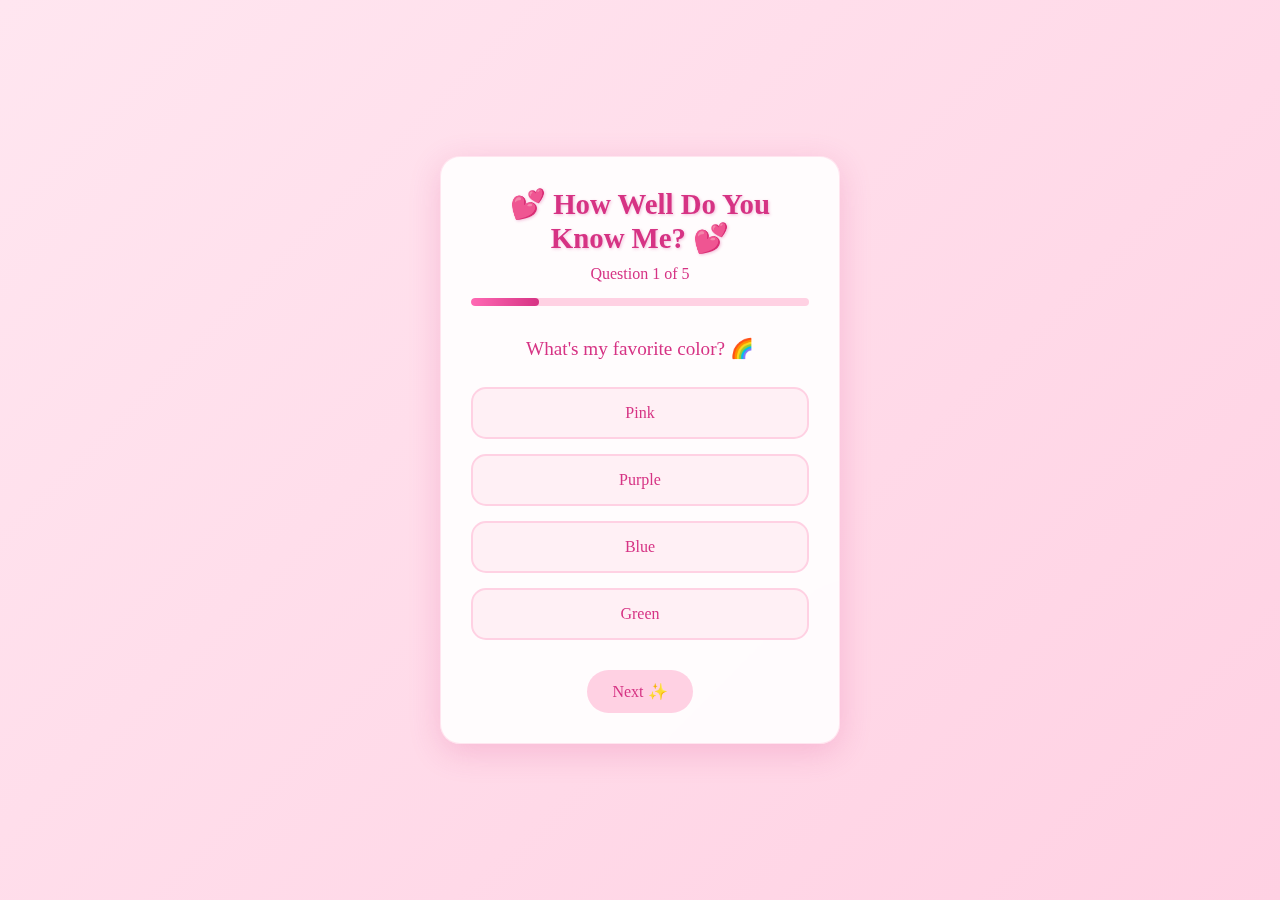
<file: quiz.html>
<!DOCTYPE html>
<html lang="en">
<head>
    <meta charset="UTF-8">
    <meta name="viewport" content="width=device-width, initial-scale=1.0">
    <title>How Well Do You Know Me? - Afeee's Birthday</title>
    <style>
        * {
            margin: 0;
            padding: 0;
            box-sizing: border-box;
        }

        body {
            background: linear-gradient(135deg, #ffe6f0, #ffd1e3);
            font-family: 'Comic Sans MS', cursive;
            overflow-x: hidden;
            min-height: 100vh;
            position: relative;
            display: flex;
            justify-content: center;
            align-items: center;
            padding: 20px;
        }

        /* Floating Background Emojis */
        .floating-container {
            position: fixed;
            top: 0;
            left: 0;
            width: 100%;
            height: 100%;
            pointer-events: none;
            overflow: hidden;
            z-index: 0;
        }

        .float-item {
            position: absolute;
            top: 100vh;
            animation: floatUp linear infinite;
            opacity: 0.7;
            user-select: none;
        }

        @keyframes floatUp {
            0% {
                transform: translateY(0) scale(1);
                opacity: 0;
            }
            30% {
                opacity: 1;
            }
            100% {
                transform: translateY(-120vh) scale(1.2);
                opacity: 0;
            }
        }

        /* Quiz Container */
        .quiz-container {
            background: rgba(255, 255, 255, 0.9);
            border-radius: 20px;
            padding: 30px;
            max-width: 400px;
            width: 100%;
            box-shadow: 0 8px 32px rgba(214, 51, 132, 0.2);
            backdrop-filter: blur(10px);
            border: 1px solid rgba(255, 175, 204, 0.3);
            z-index: 10;
            position: relative;
        }

        .quiz-header {
            text-align: center;
            margin-bottom: 30px;
        }

        .quiz-title {
            font-size: 1.8rem;
            color: #d63384;
            margin-bottom: 10px;
            text-shadow: 1px 1px 3px rgba(214, 51, 132, 0.3);
        }

        .progress-bar {
            background: #ffd1e3;
            height: 8px;
            border-radius: 10px;
            margin: 15px 0;
            overflow: hidden;
        }

        .progress-fill {
            background: linear-gradient(90deg, #ff69b4, #d63384);
            height: 100%;
            border-radius: 10px;
            transition: width 0.5s ease;
            width: 20%;
        }

        .question-counter {
            font-size: 1rem;
            color: #d63384;
            margin-bottom: 15px;
        }

        /* Question Card */
        .question-card {
            opacity: 0;
            transform: translateX(50px);
            transition: all 0.5s ease;
        }

        .question-card.active {
            opacity: 1;
            transform: translateX(0);
        }

        .question-card.exit {
            opacity: 0;
            transform: translateX(-50px);
        }

        .question {
            font-size: 1.2rem;
            color: #d63384;
            margin-bottom: 25px;
            text-align: center;
            line-height: 1.4;
        }

        /* Answer Options */
        .options {
            display: flex;
            flex-direction: column;
            gap: 15px;
            margin-bottom: 30px;
        }

        .option {
            background: #fff0f5;
            border: 2px solid #ffd1e3;
            border-radius: 15px;
            padding: 15px 20px;
            cursor: pointer;
            transition: all 0.3s ease;
            font-size: 1rem;
            color: #d63384;
            text-align: center;
            position: relative;
            overflow: hidden;
        }

        .option:hover {
            background: #ffe6f0;
            border-color: #ff69b4;
            transform: translateY(-2px);
            box-shadow: 0 4px 15px rgba(255, 105, 180, 0.3);
        }

        .option.selected {
            background: #ff69b4;
            color: white;
            border-color: #d63384;
            box-shadow: 0 4px 15px rgba(255, 105, 180, 0.4);
        }

        .option::before {
            content: '';
            position: absolute;
            top: 0;
            left: -100%;
            width: 100%;
            height: 100%;
            background: linear-gradient(90deg, transparent, rgba(255, 255, 255, 0.2), transparent);
            transition: left 0.5s;
        }

        .option:hover::before {
            left: 100%;
        }

        /* Buttons */
        .quiz-buttons {
            display: flex;
            justify-content: center;
            gap: 15px;
        }

        .btn {
            background: #ff69b4;
            color: white;
            border: none;
            border-radius: 25px;
            padding: 12px 25px;
            font-size: 1rem;
            font-family: 'Comic Sans MS', cursive;
            cursor: pointer;
            transition: all 0.3s ease;
            box-shadow: 0 4px 15px rgba(255, 105, 180, 0.3);
        }

        .btn:hover {
            background: #d63384;
            transform: translateY(-2px);
            box-shadow: 0 6px 20px rgba(214, 51, 132, 0.4);
        }

        .btn:disabled {
            background: #ffd1e3;
            color: #d63384;
            cursor: not-allowed;
            transform: none;
            box-shadow: none;
        }

        /* Results Screen */
        .results {
            display: none;
            text-align: center;
            animation: fadeInUp 0.8s ease;
        }

        @keyframes fadeInUp {
            from {
                opacity: 0;
                transform: translateY(30px);
            }
            to {
                opacity: 1;
                transform: translateY(0);
            }
        }

        .results.show {
            display: block;
        }

        .score {
            font-size: 2.5rem;
            color: #d63384;
            margin: 20px 0;
            text-shadow: 2px 2px 4px rgba(214, 51, 132, 0.3);
        }

        .result-message {
            font-size: 1.3rem;
            color: #d63384;
            margin: 20px 0;
            line-height: 1.4;
        }

        .final-buttons {
            display: flex;
            flex-direction: column;
            gap: 15px;
            margin-top: 30px;
        }

        .btn-secondary {
            background: #ffd1e3;
            color: #d63384;
        }

        .btn-secondary:hover {
            background: #ffb6d9;
        }

        /* Mobile Responsive */
        @media (max-width: 480px) {
            .quiz-container {
                padding: 20px;
                margin: 10px;
            }

            .quiz-title {
                font-size: 1.5rem;
            }

            .question {
                font-size: 1.1rem;
            }

            .option {
                padding: 12px 15px;
                font-size: 0.95rem;
            }

            .final-buttons {
                flex-direction: column;
            }
        }
    </style>
</head>
<body>
    <div class="floating-container" id="floatingStuff"></div>

    <div class="quiz-container">
        <div class="quiz-header">
            <h1 class="quiz-title">💕 How Well Do You Know Me? 💕</h1>
            <div class="question-counter" id="questionCounter">Question 1 of 5</div>
            <div class="progress-bar">
                <div class="progress-fill" id="progressFill"></div>
            </div>
        </div>

        <div id="quizContent">
            <div class="question-card active" id="questionCard">
                <div class="question" id="questionText"></div>
                <div class="options" id="optionsContainer"></div>
                <div class="quiz-buttons">
                    <button class="btn" id="nextBtn" onclick="nextQuestion()" disabled>Next ✨</button>
                </div>
            </div>
        </div>

        <div class="results" id="results">
            <h2 class="quiz-title">Quiz Complete! 🎉</h2>
            <div class="score" id="finalScore"></div>
            <div class="result-message" id="resultMessage"></div>
            <div class="final-buttons">
                <button class="btn" onclick="restartQuiz()">🔄 Play Again</button>
                <button class="btn btn-secondary" onclick="goToGuess()">🎯 Next: Guess What I Picked</button>
            </div>
        </div>
    </div>

    <script>
        // Floating emojis setup
        const container = document.getElementById("floatingStuff");
        const symbols = ['💖','✨','🌸','💝','💕','🎀','💫','🌟'];
        
        for(let i = 0; i < 30; i++) {
            const el = document.createElement("div");
            el.className = "float-item";
            el.innerText = symbols[Math.floor(Math.random() * symbols.length)];
            el.style.left = `${Math.random() * 100}%`;
            el.style.animationDuration = `${4 + Math.random() * 4}s`;
            el.style.fontSize = `${16 + Math.random() * 20}px`;
            el.style.animationDelay = `${Math.random() * 5}s`;
            container.appendChild(el);
        }

        // Quiz data
        const questions = [
            {
                question: "What's my favorite color? 🌈",
                options: ["Pink", "Purple", "Blue", "Green"],
                correct: 0
            },
            {
                question: "What's my dream vacation destination? ✈️",
                options: ["Paris", "Tokyo", "Maldives", "New York"],
                correct: 2
            },
            {
                question: "What's my favorite type of music? 🎵",
                options: ["Pop", "Rock", "Classical", "Jazz"],
                correct: 0
            },
            {
                question: "What's my biggest fear? 😱",
                options: ["Spiders", "Heights", "Dark", "Being alone"],
                correct: 3
            },
            {
                question: "What's my favorite way to spend a weekend? 💕",
                options: ["Shopping", "Reading", "Cuddling with you", "Watching movies"],
                correct: 2
            }
        ];

        let currentQuestion = 0;
        let score = 0;
        let selectedAnswer = null;

        // Initialize quiz
        function initQuiz() {
            currentQuestion = 0;
            score = 0;
            selectedAnswer = null;
            document.getElementById('results').classList.remove('show');
            document.getElementById('quizContent').style.display = 'block';
            showQuestion();
        }

        function showQuestion() {
            const question = questions[currentQuestion];
            const questionCard = document.getElementById('questionCard');
            
            // Update progress
            const progress = ((currentQuestion + 1) / questions.length) * 100;
            document.getElementById('progressFill').style.width = progress + '%';
            document.getElementById('questionCounter').textContent = `Question ${currentQuestion + 1} of ${questions.length}`;
            
            // Animate out old question
            questionCard.classList.remove('active');
            questionCard.classList.add('exit');
            
            setTimeout(() => {
                // Update content
                document.getElementById('questionText').textContent = question.question;
                
                const optionsContainer = document.getElementById('optionsContainer');
                optionsContainer.innerHTML = '';
                
                question.options.forEach((option, index) => {
                    const optionDiv = document.createElement('div');
                    optionDiv.className = 'option';
                    optionDiv.textContent = option;
                    optionDiv.onclick = () => selectAnswer(index, optionDiv);
                    optionsContainer.appendChild(optionDiv);
                });
                
                // Reset button
                document.getElementById('nextBtn').disabled = true;
                selectedAnswer = null;
                
                // Animate in new question
                questionCard.classList.remove('exit');
                questionCard.classList.add('active');
            }, 250);
        }

        function selectAnswer(answerIndex, optionElement) {
            // Remove previous selections
            document.querySelectorAll('.option').forEach(opt => opt.classList.remove('selected'));
            
            // Select current option
            optionElement.classList.add('selected');
            selectedAnswer = answerIndex;
            
            // Enable next button
            document.getElementById('nextBtn').disabled = false;
        }

        function nextQuestion() {
            if (selectedAnswer === null) return;
            
            // Check if answer is correct
            if (selectedAnswer === questions[currentQuestion].correct) {
                score++;
            }
            
            currentQuestion++;
            
            if (currentQuestion < questions.length) {
                showQuestion();
            } else {
                showResults();
            }
        }

        function showResults() {
            document.getElementById('quizContent').style.display = 'none';
            
            const resultsDiv = document.getElementById('results');
            const scoreDiv = document.getElementById('finalScore');
            const messageDiv = document.getElementById('resultMessage');
            
            scoreDiv.textContent = `${score}/${questions.length}`;
            
            let message = "";
            if (score === 5) {
                message = "You're officially the expert on me! 💍✨<br>You know me better than I know myself! 😍";
            } else if (score === 4) {
                message = "Aww you were so close! 💕<br>Just one more and you'd be perfect! 😘";
            } else if (score === 3) {
                message = "Not bad, my love! 💖<br>You're getting to know the real me! 🥰";
            } else {
                message = "It's okay, you're still the cutest human I know! 😘<br>We have more time to learn about each other! 💕";
            }
            
            messageDiv.innerHTML = message;
            resultsDiv.classList.add('show');
        }

        function restartQuiz() {
            initQuiz();
        }

        function goToGuess() {
            window.location.href = 'guess.html';
        }

        // Start the quiz
        initQuiz();
    </script>
</body>
</html>
</file>
<file: cake.css>
*,
*::before,
*::after {
  padding: 0;
  margin: 0;
  box-sizing: border-box;
}
body {
  background-color: #eac285;
}
.container {
  width: 400px;
  height: 400px;
  background-color: #ffffff;
  position: absolute;
  transform: translate(-50%, -50%);
  top: 50%;
  left: 50%;
  border-radius: 8px;
  box-shadow: 0 20px 45px rgba(120, 76, 10, 0.25);
}
.cake {
  width: 100%;
  position: absolute;
  bottom: 60px;
}
.bottom-layer,
.top-layer,
.middle-layer {
  height: 80px;
  width: 240px;
  position: relative;
  margin: auto;
  background-repeat: repeat;
  background-size: 100% 100%, 60px 100px;
  background-position: 28px 0;
  background-image: linear-gradient(
      transparent 50px,
      #e3a953 50px,
      #e3a953 60px,
      transparent 60px
    ),
    radial-gradient(circle at 30px 5px, #713e16 30px, #eac284 31px);
}
.middle-layer {
  transform: scale(0.85);
  top: 72px;
  animation: rise-1 2s forwards;
}
@keyframes rise-1 {
  100% {
    top: 7px;
  }
}
.top-layer {
  transform: scale(0.7);
  top: 144px;
  animation: rise-2 2s 2s forwards;
}
@keyframes rise-2 {
  100% {
    top: 26px;
  }
}
.candle {
  background: repeating-linear-gradient(
    45deg,
    #fd3018 0,
    #fd3018 5px,
    #ffa89e 5px,
    #ffa89e 10px
  );
  height: 45px;
  width: 15px;
  position: absolute;
  margin: auto;
  left: 0;
  right: 0;
  bottom: 0;
  animation: rise-3 1s 4s forwards;
}
@keyframes rise-3 {
  100% {
    bottom: 202px;
  }
}
.candle:after {
  content: "";
  position: absolute;
  height: 16px;
  width: 16px;
  background-color: #ffee54;
  border-radius: 0 50% 50% 50%;
  transform: scale(0) rotate(45deg);
  bottom: 50px;
  left: -0.5px;
  animation: flame 1.5s 5s forwards;
}
@keyframes flame {
  100% {
    transform: scale(1) rotate(45deg);
  }
}
</file>
